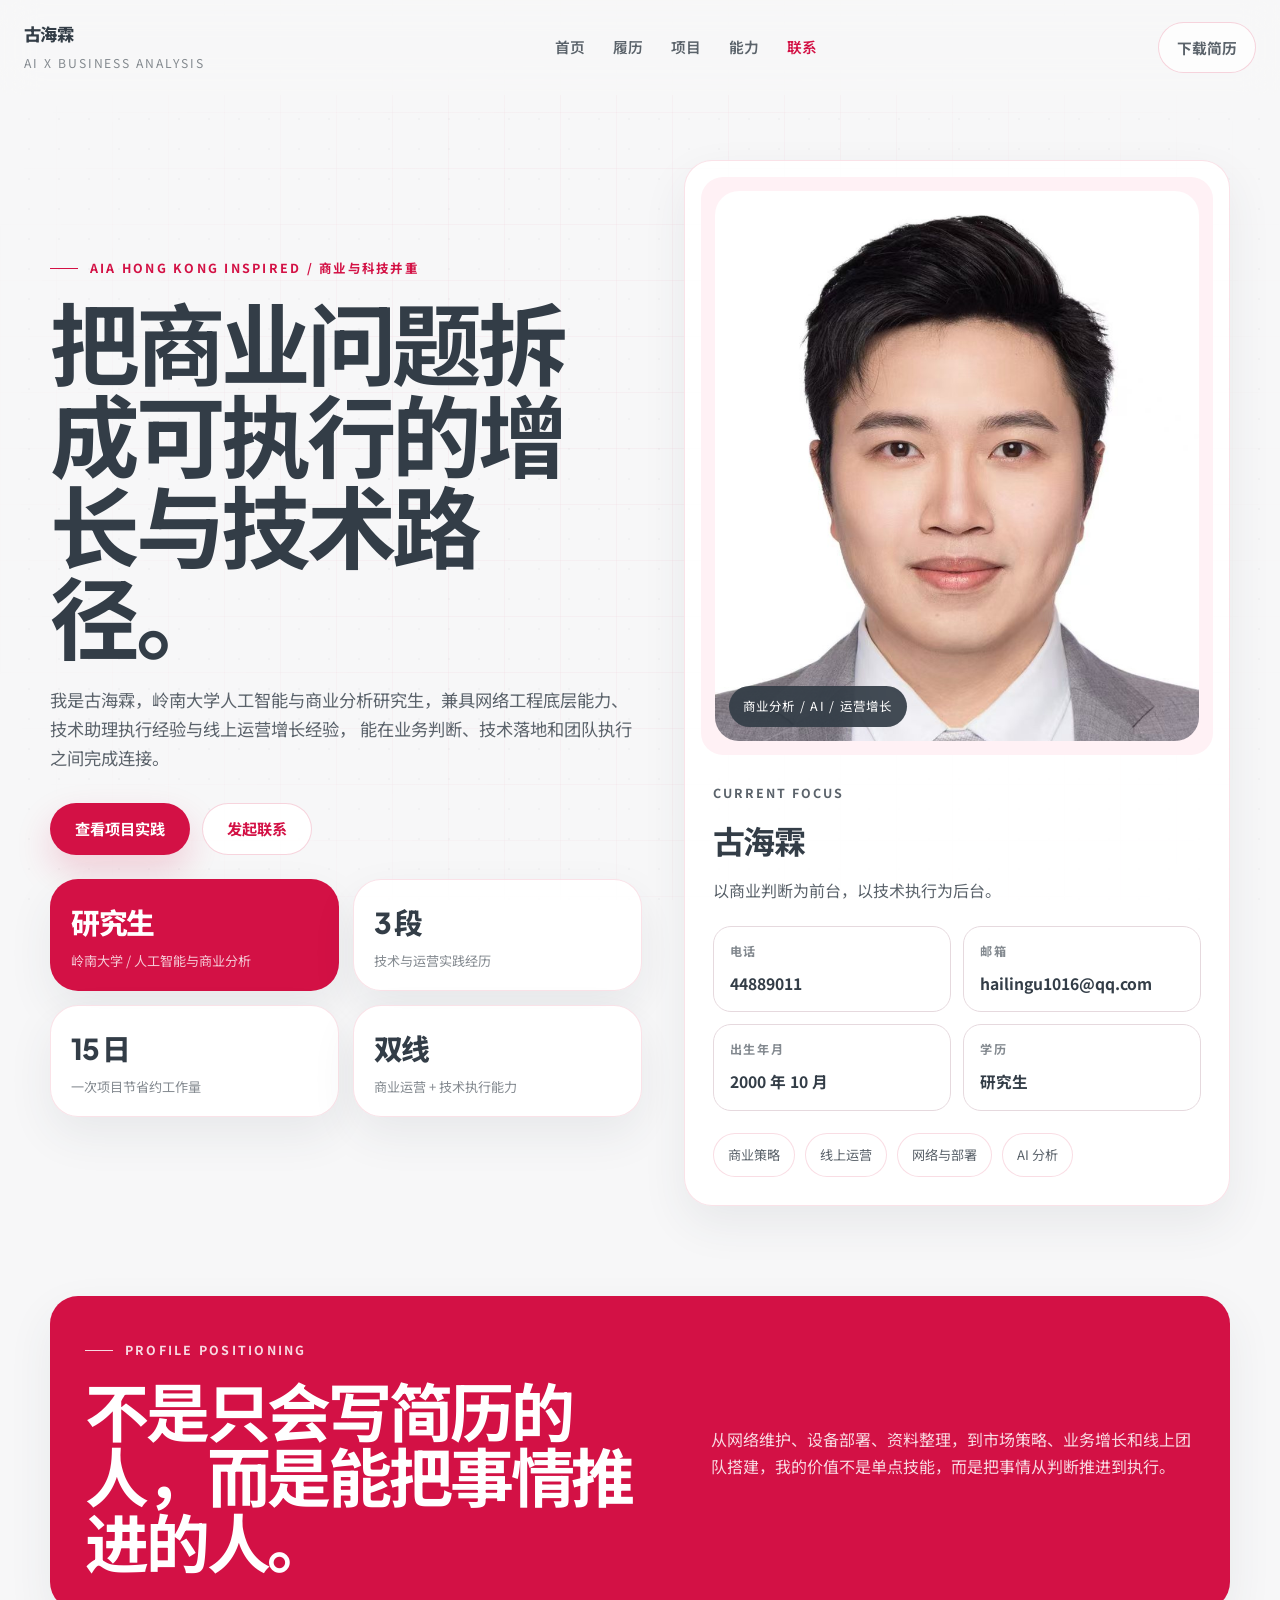
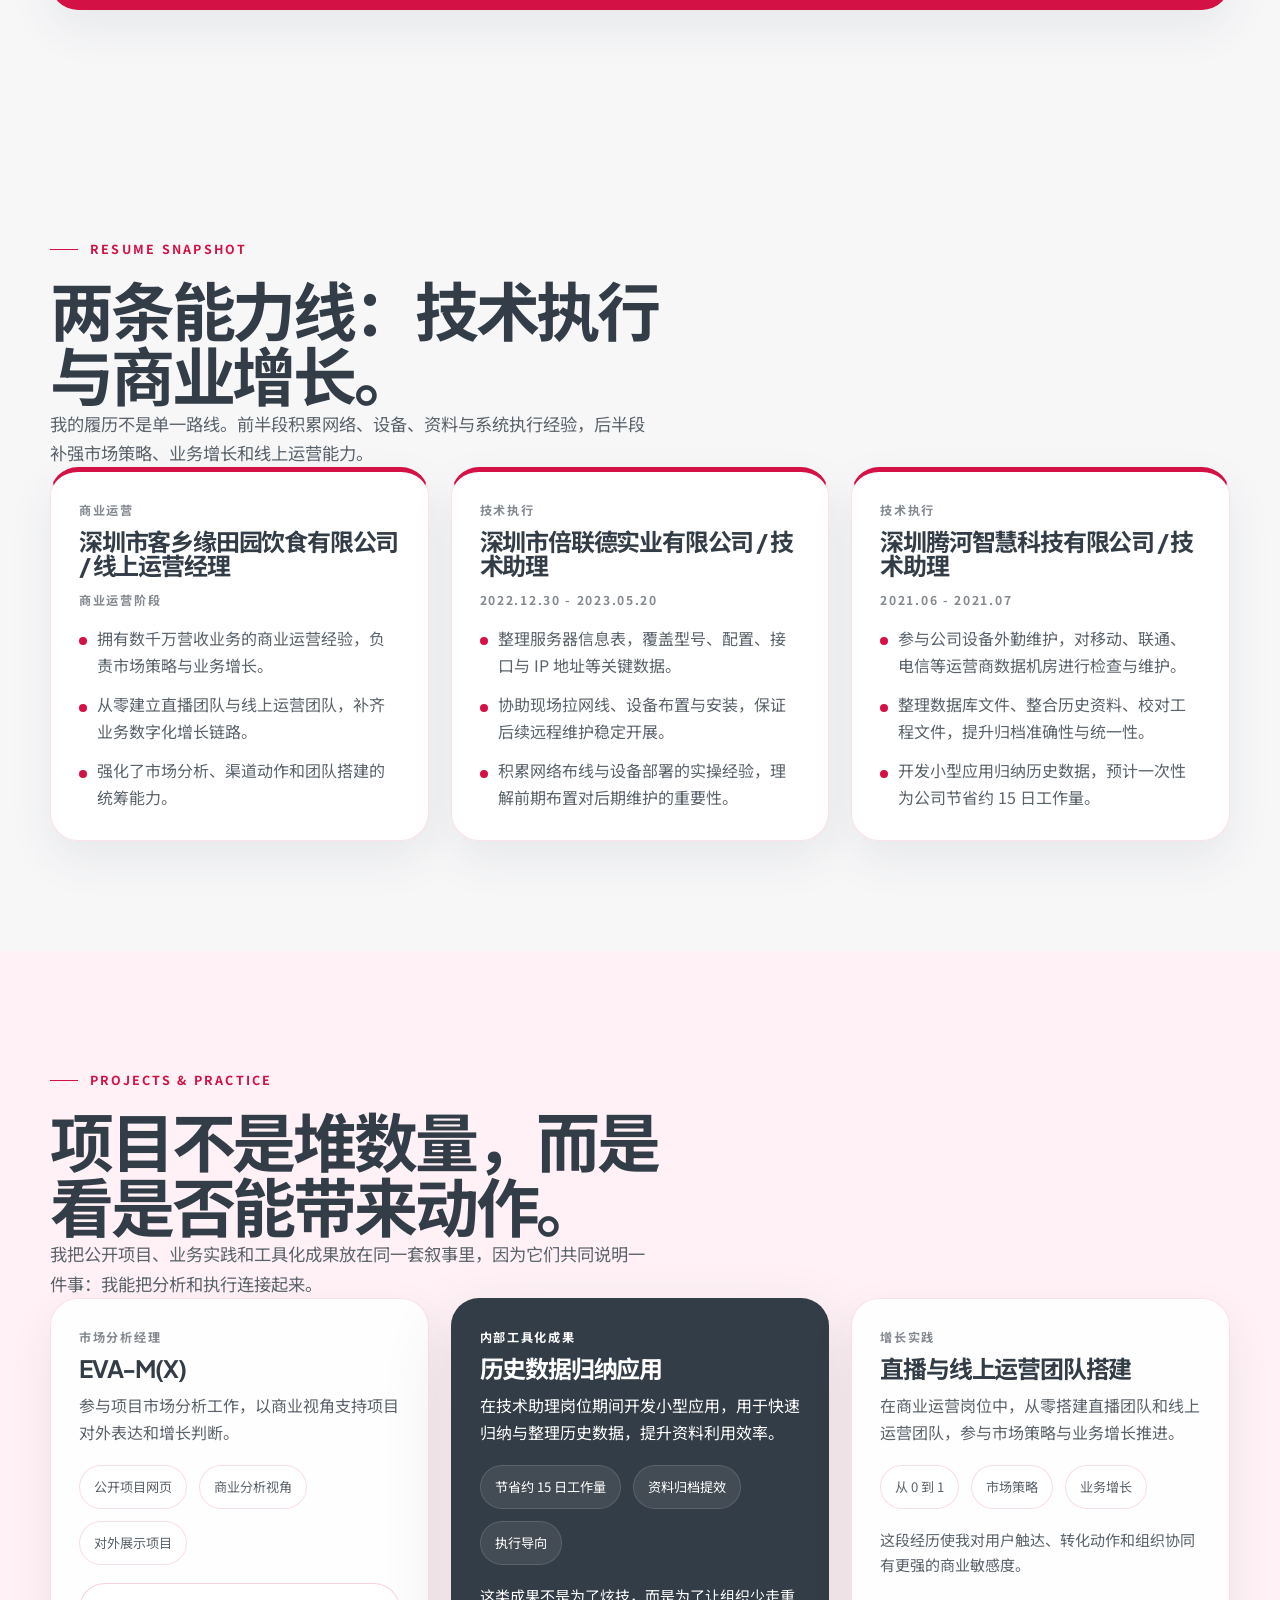
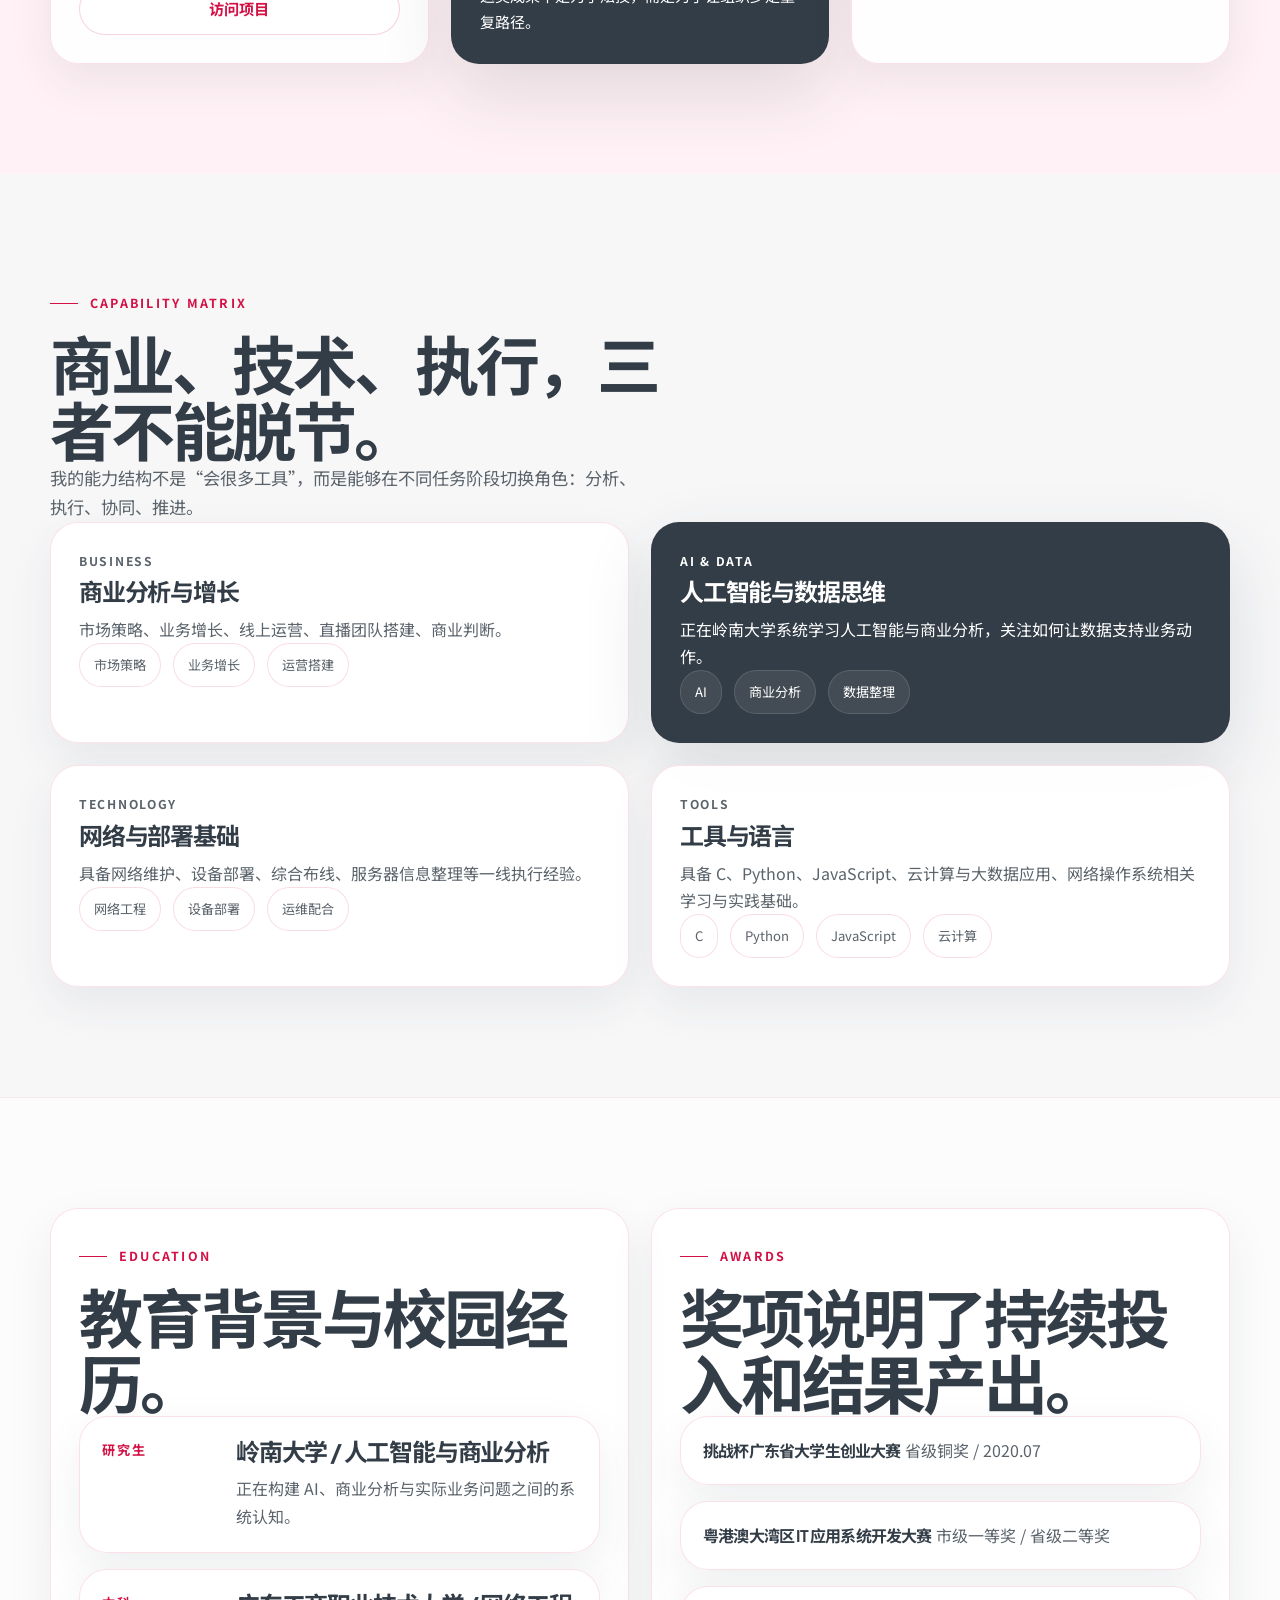
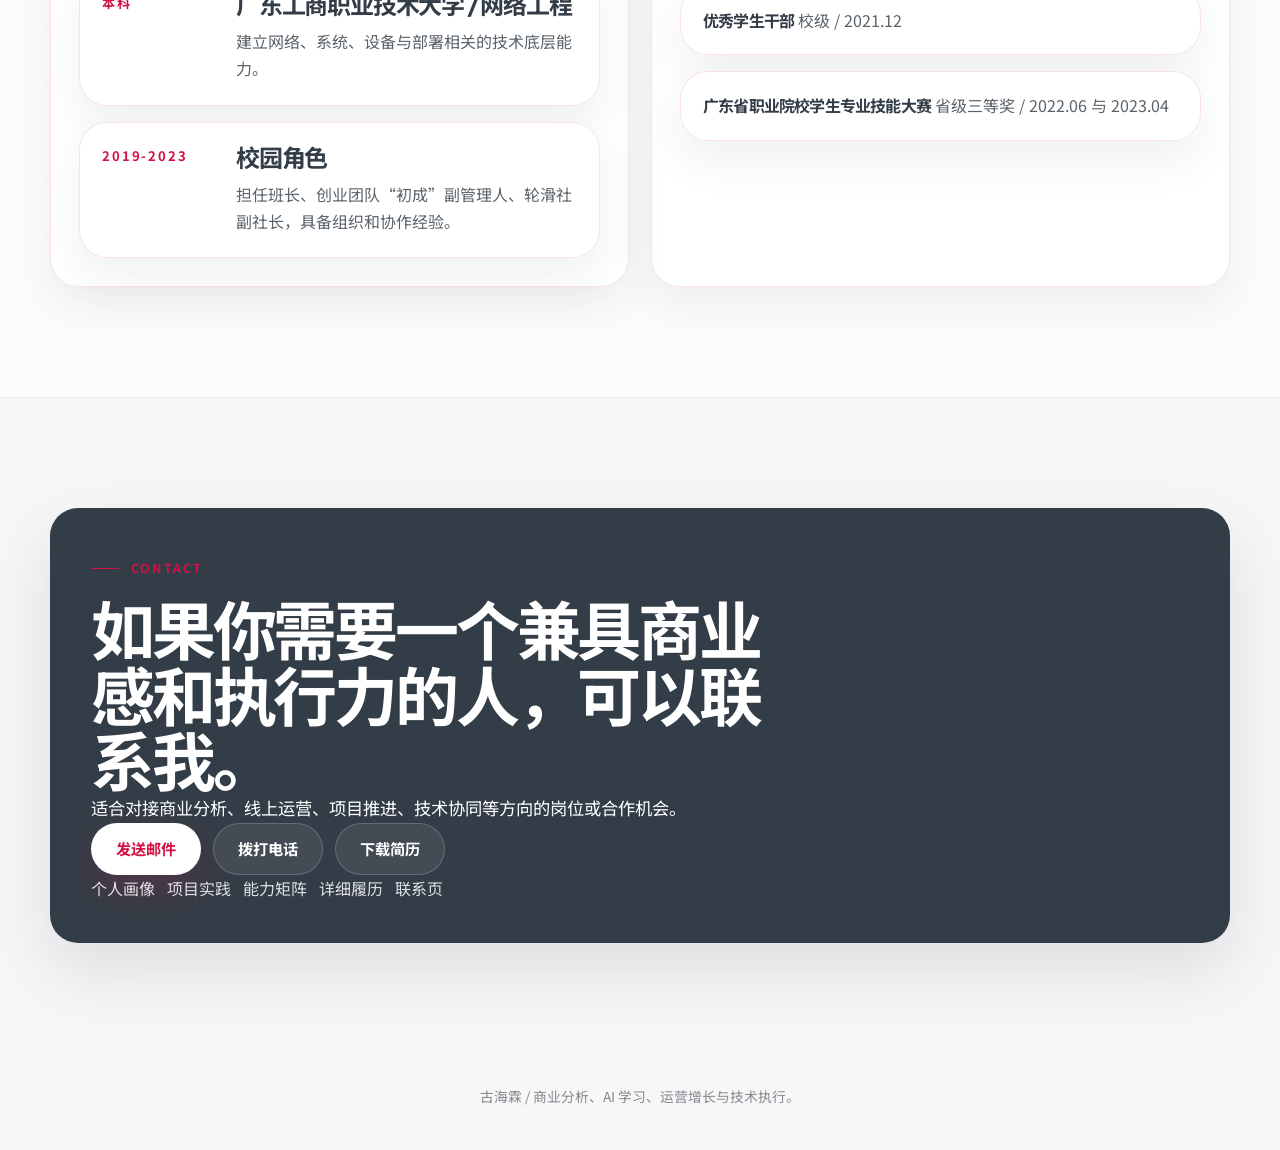
<file: index.html>
<!DOCTYPE html>
<html lang="zh-CN">
<head>
  <meta charset="UTF-8">
  <meta name="viewport" content="width=device-width, initial-scale=1.0">
  <title>古海霖 | AI 与商业分析</title>
  <link rel="stylesheet" href="css/style.css">
</head>
<body>
  <div class="site-grid" aria-hidden="true"></div>
  <div class="site-noise" aria-hidden="true"></div>

  <nav class="navbar">
    <a href="#top" class="nav-logo">
      <span>古海霖</span>
      <span>AI x Business Analysis</span>
    </a>

    <ul class="nav-links">
      <li><a href="#top">首页</a></li>
      <li><a href="#resume">履历</a></li>
      <li><a href="#projects">项目</a></li>
      <li><a href="#capabilities">能力</a></li>
      <li><a href="#contact">联系</a></li>
    </ul>

    <a href="assets/%E5%8F%A4%E6%B5%B7%E9%9C%96%E7%AE%80%E5%8E%862026.pdf" class="nav-cta">下载简历</a>
  </nav>

  <main>
    <section id="top" class="hero">
      <div class="container hero-grid">
        <div class="hero-copy reveal">
          <p class="section-tag">AIA Hong Kong inspired / 商业与科技并重</p>
          <h1 class="hero-title">把商业问题拆成可执行的增长与技术路径。</h1>
          <p class="hero-lead">
            我是古海霖，岭南大学人工智能与商业分析研究生，兼具网络工程底层能力、技术助理执行经验与线上运营增长经验，
            能在业务判断、技术落地和团队执行之间完成连接。
          </p>

          <div class="hero-actions">
            <a href="#projects" class="btn btn-primary">查看项目实践</a>
            <a href="#contact" class="btn btn-secondary">发起联系</a>
          </div>

          <div class="hero-stats stagger">
            <article class="stat-card stat-card-accent">
              <span class="stat-value">研究生</span>
              <span class="stat-label">岭南大学 / 人工智能与商业分析</span>
            </article>
            <article class="stat-card">
              <span class="stat-value">3 段</span>
              <span class="stat-label">技术与运营实践经历</span>
            </article>
            <article class="stat-card">
              <span class="stat-value">15 日</span>
              <span class="stat-label">一次项目节省约工作量</span>
            </article>
            <article class="stat-card">
              <span class="stat-value">双线</span>
              <span class="stat-label">商业运营 + 技术执行能力</span>
            </article>
          </div>
        </div>

        <aside class="hero-profile reveal spotlight-card">
          <div class="profile-photo-shell">
            <img src="assets/profile.jpg" alt="古海霖证件照" class="profile-photo">
            <span class="profile-badge">商业分析 / AI / 运营增长</span>
          </div>

          <div class="profile-panel">
            <div class="profile-heading">
              <p class="profile-overline">Current Focus</p>
              <h2>古海霖</h2>
              <p>以商业判断为前台，以技术执行为后台。</p>
            </div>

            <div class="profile-facts">
              <div>
                <span>电话</span>
                <strong>44889011</strong>
              </div>
              <div>
                <span>邮箱</span>
                <strong>hailingu1016@qq.com</strong>
              </div>
              <div>
                <span>出生年月</span>
                <strong>2000 年 10 月</strong>
              </div>
              <div>
                <span>学历</span>
                <strong>研究生</strong>
              </div>
            </div>

            <div class="profile-ribbon">
              <span>商业策略</span>
              <span>线上运营</span>
              <span>网络与部署</span>
              <span>AI 分析</span>
            </div>
          </div>
        </aside>
      </div>
    </section>

    <section class="section strip-section">
      <div class="container strip-band reveal">
        <div>
          <p class="section-tag">Profile Positioning</p>
          <h2 class="strip-title">不是只会写简历的人，而是能把事情推进的人。</h2>
        </div>
        <p class="strip-copy">
          从网络维护、设备部署、资料整理，到市场策略、业务增长和线上团队搭建，我的价值不是单点技能，而是把事情从判断推进到执行。
        </p>
      </div>
    </section>

    <section id="resume" class="section">
      <div class="container">
        <div class="section-head reveal">
          <p class="section-tag">Resume Snapshot</p>
          <h2 class="section-title">两条能力线：技术执行与商业增长。</h2>
          <p class="section-copy">
            我的履历不是单一路线。前半段积累网络、设备、资料与系统执行经验，后半段补强市场策略、业务增长和线上运营能力。
          </p>
        </div>

        <div class="resume-grid stagger">
          <article class="experience-card">
            <p class="card-tag">商业运营</p>
            <h3>深圳市客乡缘田园饮食有限公司 / 线上运营经理</h3>
            <p class="card-meta">商业运营阶段</p>
            <ul class="bullet-list">
              <li>拥有数千万营收业务的商业运营经验，负责市场策略与业务增长。</li>
              <li>从零建立直播团队与线上运营团队，补齐业务数字化增长链路。</li>
              <li>强化了市场分析、渠道动作和团队搭建的统筹能力。</li>
            </ul>
          </article>

          <article class="experience-card">
            <p class="card-tag">技术执行</p>
            <h3>深圳市倍联德实业有限公司 / 技术助理</h3>
            <p class="card-meta">2022.12.30 - 2023.05.20</p>
            <ul class="bullet-list">
              <li>整理服务器信息表，覆盖型号、配置、接口与 IP 地址等关键数据。</li>
              <li>协助现场拉网线、设备布置与安装，保证后续远程维护稳定开展。</li>
              <li>积累网络布线与设备部署的实操经验，理解前期布置对后期维护的重要性。</li>
            </ul>
          </article>

          <article class="experience-card">
            <p class="card-tag">技术执行</p>
            <h3>深圳腾河智慧科技有限公司 / 技术助理</h3>
            <p class="card-meta">2021.06 - 2021.07</p>
            <ul class="bullet-list">
              <li>参与公司设备外勤维护，对移动、联通、电信等运营商数据机房进行检查与维护。</li>
              <li>整理数据库文件、整合历史资料、校对工程文件，提升归档准确性与统一性。</li>
              <li>开发小型应用归纳历史数据，预计一次性为公司节省约 15 日工作量。</li>
            </ul>
          </article>
        </div>
      </div>
    </section>

    <section id="projects" class="section section-contrast">
      <div class="container">
        <div class="section-head reveal">
          <p class="section-tag">Projects & Practice</p>
          <h2 class="section-title">项目不是堆数量，而是看是否能带来动作。</h2>
          <p class="section-copy">
            我把公开项目、业务实践和工具化成果放在同一套叙事里，因为它们共同说明一件事：我能把分析和执行连接起来。
          </p>
        </div>

        <div class="project-grid">
          <article class="project-feature reveal">
            <div class="project-header">
              <p class="card-tag">市场分析经理</p>
              <h3>EVA-M(X)</h3>
              <p class="project-summary">参与项目市场分析工作，以商业视角支持项目对外表达和增长判断。</p>
            </div>
            <div class="metric-row">
              <span class="metric-pill">公开项目网页</span>
              <span class="metric-pill">商业分析视角</span>
              <span class="metric-pill">对外展示项目</span>
            </div>
            <a href="https://eva-mx.com/" target="_blank" rel="noreferrer" class="btn btn-secondary">访问项目</a>
          </article>

          <article class="project-feature reveal">
            <div class="project-header">
              <p class="card-tag">内部工具化成果</p>
              <h3>历史数据归纳应用</h3>
              <p class="project-summary">在技术助理岗位期间开发小型应用，用于快速归纳与整理历史数据，提升资料利用效率。</p>
            </div>
            <div class="metric-row">
              <span class="metric-pill metric-pill-accent">节省约 15 日工作量</span>
              <span class="metric-pill">资料归档提效</span>
              <span class="metric-pill">执行导向</span>
            </div>
            <div class="project-note">这类成果不是为了炫技，而是为了让组织少走重复路径。</div>
          </article>

          <article class="project-feature reveal">
            <div class="project-header">
              <p class="card-tag">增长实践</p>
              <h3>直播与线上运营团队搭建</h3>
              <p class="project-summary">在商业运营岗位中，从零搭建直播团队和线上运营团队，参与市场策略与业务增长推进。</p>
            </div>
            <div class="metric-row">
              <span class="metric-pill">从 0 到 1</span>
              <span class="metric-pill">市场策略</span>
              <span class="metric-pill">业务增长</span>
            </div>
            <div class="project-note">这段经历使我对用户触达、转化动作和组织协同有更强的商业敏感度。</div>
          </article>
        </div>
      </div>
    </section>

    <section id="capabilities" class="section">
      <div class="container">
        <div class="section-head reveal">
          <p class="section-tag">Capability Matrix</p>
          <h2 class="section-title">商业、技术、执行，三者不能脱节。</h2>
          <p class="section-copy">
            我的能力结构不是“会很多工具”，而是能够在不同任务阶段切换角色：分析、执行、协同、推进。
          </p>
        </div>

        <div class="capability-grid stagger">
          <article class="capability-card">
            <p class="card-tag">Business</p>
            <h3>商业分析与增长</h3>
            <p>市场策略、业务增长、线上运营、直播团队搭建、商业判断。</p>
            <div class="chip-list">
              <span>市场策略</span>
              <span>业务增长</span>
              <span>运营搭建</span>
            </div>
          </article>

          <article class="capability-card capability-card-dark">
            <p class="card-tag">AI & Data</p>
            <h3>人工智能与数据思维</h3>
            <p>正在岭南大学系统学习人工智能与商业分析，关注如何让数据支持业务动作。</p>
            <div class="chip-list">
              <span>AI</span>
              <span>商业分析</span>
              <span>数据整理</span>
            </div>
          </article>

          <article class="capability-card">
            <p class="card-tag">Technology</p>
            <h3>网络与部署基础</h3>
            <p>具备网络维护、设备部署、综合布线、服务器信息整理等一线执行经验。</p>
            <div class="chip-list">
              <span>网络工程</span>
              <span>设备部署</span>
              <span>运维配合</span>
            </div>
          </article>

          <article class="capability-card">
            <p class="card-tag">Tools</p>
            <h3>工具与语言</h3>
            <p>具备 C、Python、JavaScript、云计算与大数据应用、网络操作系统相关学习与实践基础。</p>
            <div class="chip-list">
              <span>C</span>
              <span>Python</span>
              <span>JavaScript</span>
              <span>云计算</span>
            </div>
          </article>
        </div>
      </div>
    </section>

    <section class="section section-soft">
      <div class="container split-layout">
        <div class="panel-block reveal">
          <p class="section-tag">Education</p>
          <h2 class="section-title">教育背景与校园经历。</h2>
          <div class="timeline-list">
            <article class="timeline-card">
              <span class="timeline-time">研究生</span>
              <div>
                <h3>岭南大学 / 人工智能与商业分析</h3>
                <p>正在构建 AI、商业分析与实际业务问题之间的系统认知。</p>
              </div>
            </article>
            <article class="timeline-card">
              <span class="timeline-time">本科</span>
              <div>
                <h3>广东工商职业技术大学 / 网络工程</h3>
                <p>建立网络、系统、设备与部署相关的技术底层能力。</p>
              </div>
            </article>
            <article class="timeline-card">
              <span class="timeline-time">2019-2023</span>
              <div>
                <h3>校园角色</h3>
                <p>担任班长、创业团队“初成”副管理人、轮滑社副社长，具备组织和协作经验。</p>
              </div>
            </article>
          </div>
        </div>

        <div class="panel-block reveal">
          <p class="section-tag">Awards</p>
          <h2 class="section-title">奖项说明了持续投入和结果产出。</h2>
          <div class="award-list">
            <article class="award-item">
              <strong>挑战杯广东省大学生创业大赛</strong>
              <span>省级铜奖 / 2020.07</span>
            </article>
            <article class="award-item">
              <strong>粤港澳大湾区 IT 应用系统开发大赛</strong>
              <span>市级一等奖 / 省级二等奖</span>
            </article>
            <article class="award-item">
              <strong>优秀学生干部</strong>
              <span>校级 / 2021.12</span>
            </article>
            <article class="award-item">
              <strong>广东省职业院校学生专业技能大赛</strong>
              <span>省级三等奖 / 2022.06 与 2023.04</span>
            </article>
          </div>
        </div>
      </div>
    </section>

    <section id="contact" class="section">
      <div class="container">
        <div class="contact-band reveal">
          <div class="contact-band-copy">
            <p class="section-tag">Contact</p>
            <h2 class="section-title">如果你需要一个兼具商业感和执行力的人，可以联系我。</h2>
            <p class="section-copy">
              适合对接商业分析、线上运营、项目推进、技术协同等方向的岗位或合作机会。
            </p>
          </div>

          <div class="contact-actions">
            <a href="mailto:hailingu1016@qq.com" class="btn btn-primary">发送邮件</a>
            <a href="tel:44889011" class="btn btn-secondary">拨打电话</a>
            <a href="assets/%E5%8F%A4%E6%B5%B7%E9%9C%96%E7%AE%80%E5%8E%862026.pdf" class="btn btn-secondary">下载简历</a>
          </div>

          <div class="footer-links">
            <a href="about.html">个人画像</a>
            <a href="projects.html">项目实践</a>
            <a href="skills.html">能力矩阵</a>
            <a href="resume.html">详细履历</a>
            <a href="contact.html">联系页</a>
          </div>
        </div>
      </div>
    </section>
  </main>

  <footer class="footer">
    <p>古海霖 / 商业分析、AI 学习、运营增长与技术执行。</p>
  </footer>

  <script src="js/main.js"></script>
</body>
</html>
</file>
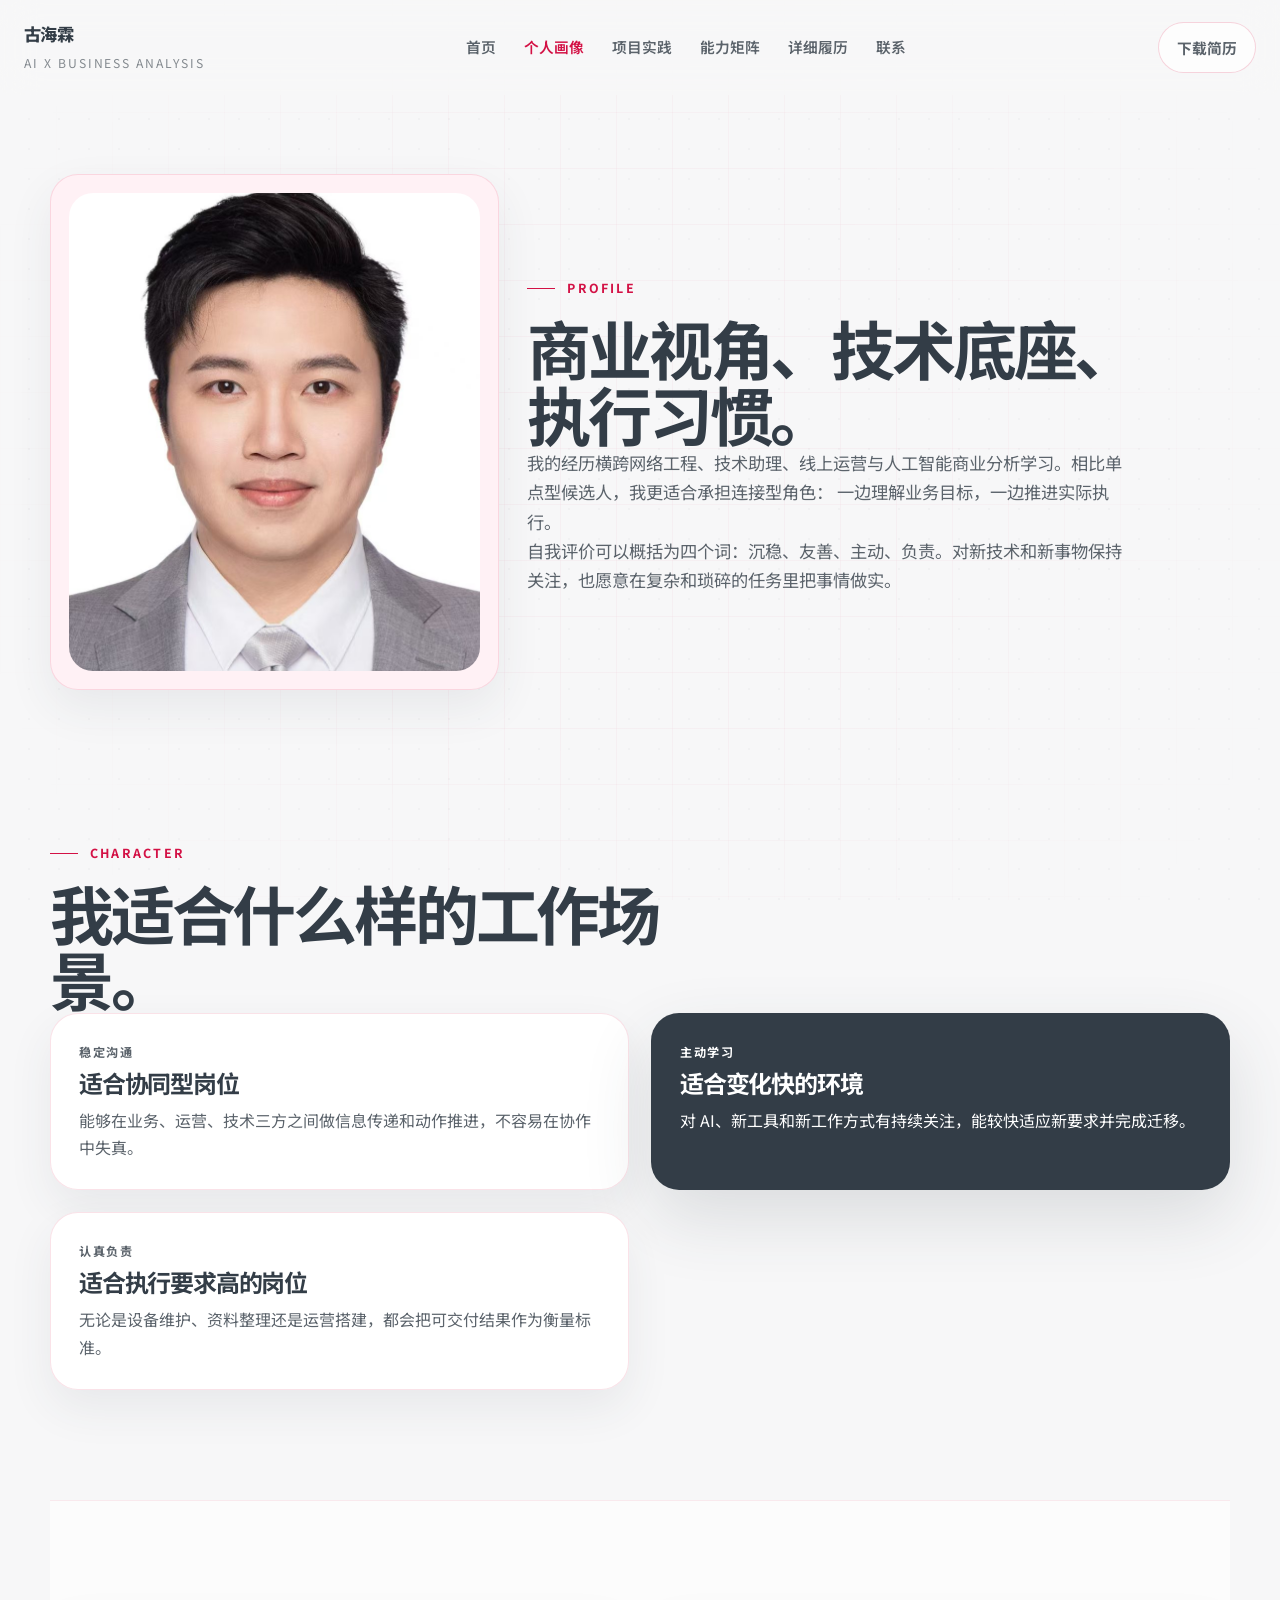
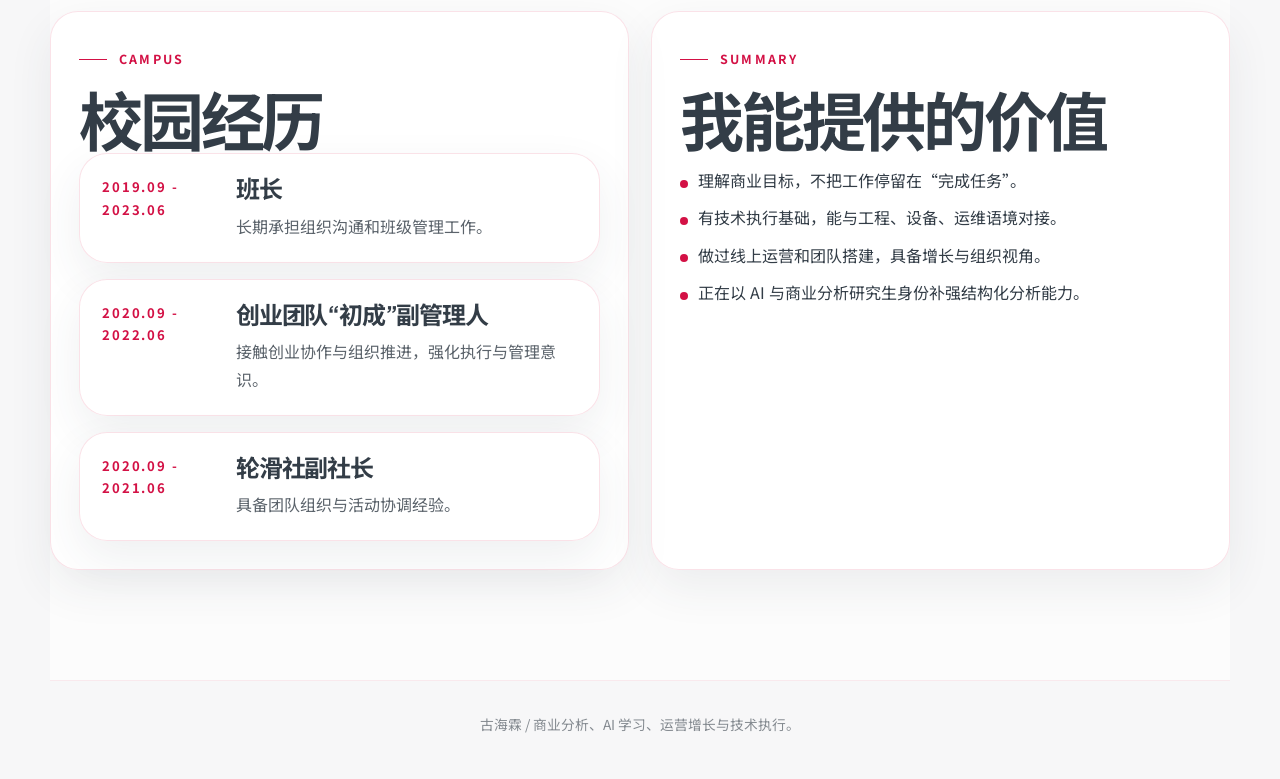
<file: about.html>
<!DOCTYPE html>
<html lang="zh-CN">
<head>
  <meta charset="UTF-8">
  <meta name="viewport" content="width=device-width, initial-scale=1.0">
  <title>个人画像 | 古海霖</title>
  <link rel="stylesheet" href="css/style.css">
</head>
<body>
  <div class="site-grid" aria-hidden="true"></div>
  <div class="site-noise" aria-hidden="true"></div>

  <nav class="navbar">
    <a href="index.html" class="nav-logo">
      <span>古海霖</span>
      <span>AI x Business Analysis</span>
    </a>
    <ul class="nav-links">
      <li><a href="index.html">首页</a></li>
      <li><a href="about.html" class="active">个人画像</a></li>
      <li><a href="projects.html">项目实践</a></li>
      <li><a href="skills.html">能力矩阵</a></li>
      <li><a href="resume.html">详细履历</a></li>
      <li><a href="contact.html">联系</a></li>
    </ul>
    <a href="assets/%E5%8F%A4%E6%B5%B7%E9%9C%96%E7%AE%80%E5%8E%862026.pdf" class="nav-cta">下载简历</a>
  </nav>

  <main class="main-content">
    <div class="container">
      <section class="page-hero page-hero-grid">
        <div class="page-photo-card reveal">
          <img src="assets/profile.jpg" alt="古海霖证件照" class="page-photo">
        </div>

        <div class="page-copy reveal">
          <p class="section-tag">Profile</p>
          <h1 class="page-title">商业视角、技术底座、执行习惯。</h1>
          <p class="page-lead">
            我的经历横跨网络工程、技术助理、线上运营与人工智能商业分析学习。相比单点型候选人，我更适合承担连接型角色：
            一边理解业务目标，一边推进实际执行。
          </p>
          <p class="page-lead">
            自我评价可以概括为四个词：沉稳、友善、主动、负责。对新技术和新事物保持关注，也愿意在复杂和琐碎的任务里把事情做实。
          </p>
        </div>
      </section>

      <section class="section">
        <div class="section-head reveal">
          <p class="section-tag">Character</p>
          <h2 class="section-title">我适合什么样的工作场景。</h2>
        </div>

        <div class="capability-grid stagger">
          <article class="capability-card">
            <p class="card-tag">稳定沟通</p>
            <h3>适合协同型岗位</h3>
            <p>能够在业务、运营、技术三方之间做信息传递和动作推进，不容易在协作中失真。</p>
          </article>
          <article class="capability-card capability-card-dark">
            <p class="card-tag">主动学习</p>
            <h3>适合变化快的环境</h3>
            <p>对 AI、新工具和新工作方式有持续关注，能较快适应新要求并完成迁移。</p>
          </article>
          <article class="capability-card">
            <p class="card-tag">认真负责</p>
            <h3>适合执行要求高的岗位</h3>
            <p>无论是设备维护、资料整理还是运营搭建，都会把可交付结果作为衡量标准。</p>
          </article>
        </div>
      </section>

      <section class="section section-soft">
        <div class="split-layout">
          <div class="panel-block reveal">
            <p class="section-tag">Campus</p>
            <h2 class="section-title">校园经历</h2>
            <div class="timeline-list">
              <article class="timeline-card">
                <span class="timeline-time">2019.09 - 2023.06</span>
                <div>
                  <h3>班长</h3>
                  <p>长期承担组织沟通和班级管理工作。</p>
                </div>
              </article>
              <article class="timeline-card">
                <span class="timeline-time">2020.09 - 2022.06</span>
                <div>
                  <h3>创业团队“初成”副管理人</h3>
                  <p>接触创业协作与组织推进，强化执行与管理意识。</p>
                </div>
              </article>
              <article class="timeline-card">
                <span class="timeline-time">2020.09 - 2021.06</span>
                <div>
                  <h3>轮滑社副社长</h3>
                  <p>具备团队组织与活动协调经验。</p>
                </div>
              </article>
            </div>
          </div>

          <div class="panel-block reveal">
            <p class="section-tag">Summary</p>
            <h2 class="section-title">我能提供的价值</h2>
            <ul class="bullet-list bullet-list-compact">
              <li>理解商业目标，不把工作停留在“完成任务”。</li>
              <li>有技术执行基础，能与工程、设备、运维语境对接。</li>
              <li>做过线上运营和团队搭建，具备增长与组织视角。</li>
              <li>正在以 AI 与商业分析研究生身份补强结构化分析能力。</li>
            </ul>
          </div>
        </div>
      </section>
    </div>
  </main>

  <footer class="footer">
    <p>古海霖 / 商业分析、AI 学习、运营增长与技术执行。</p>
  </footer>

  <script src="js/main.js"></script>
</body>
</html>
</file>
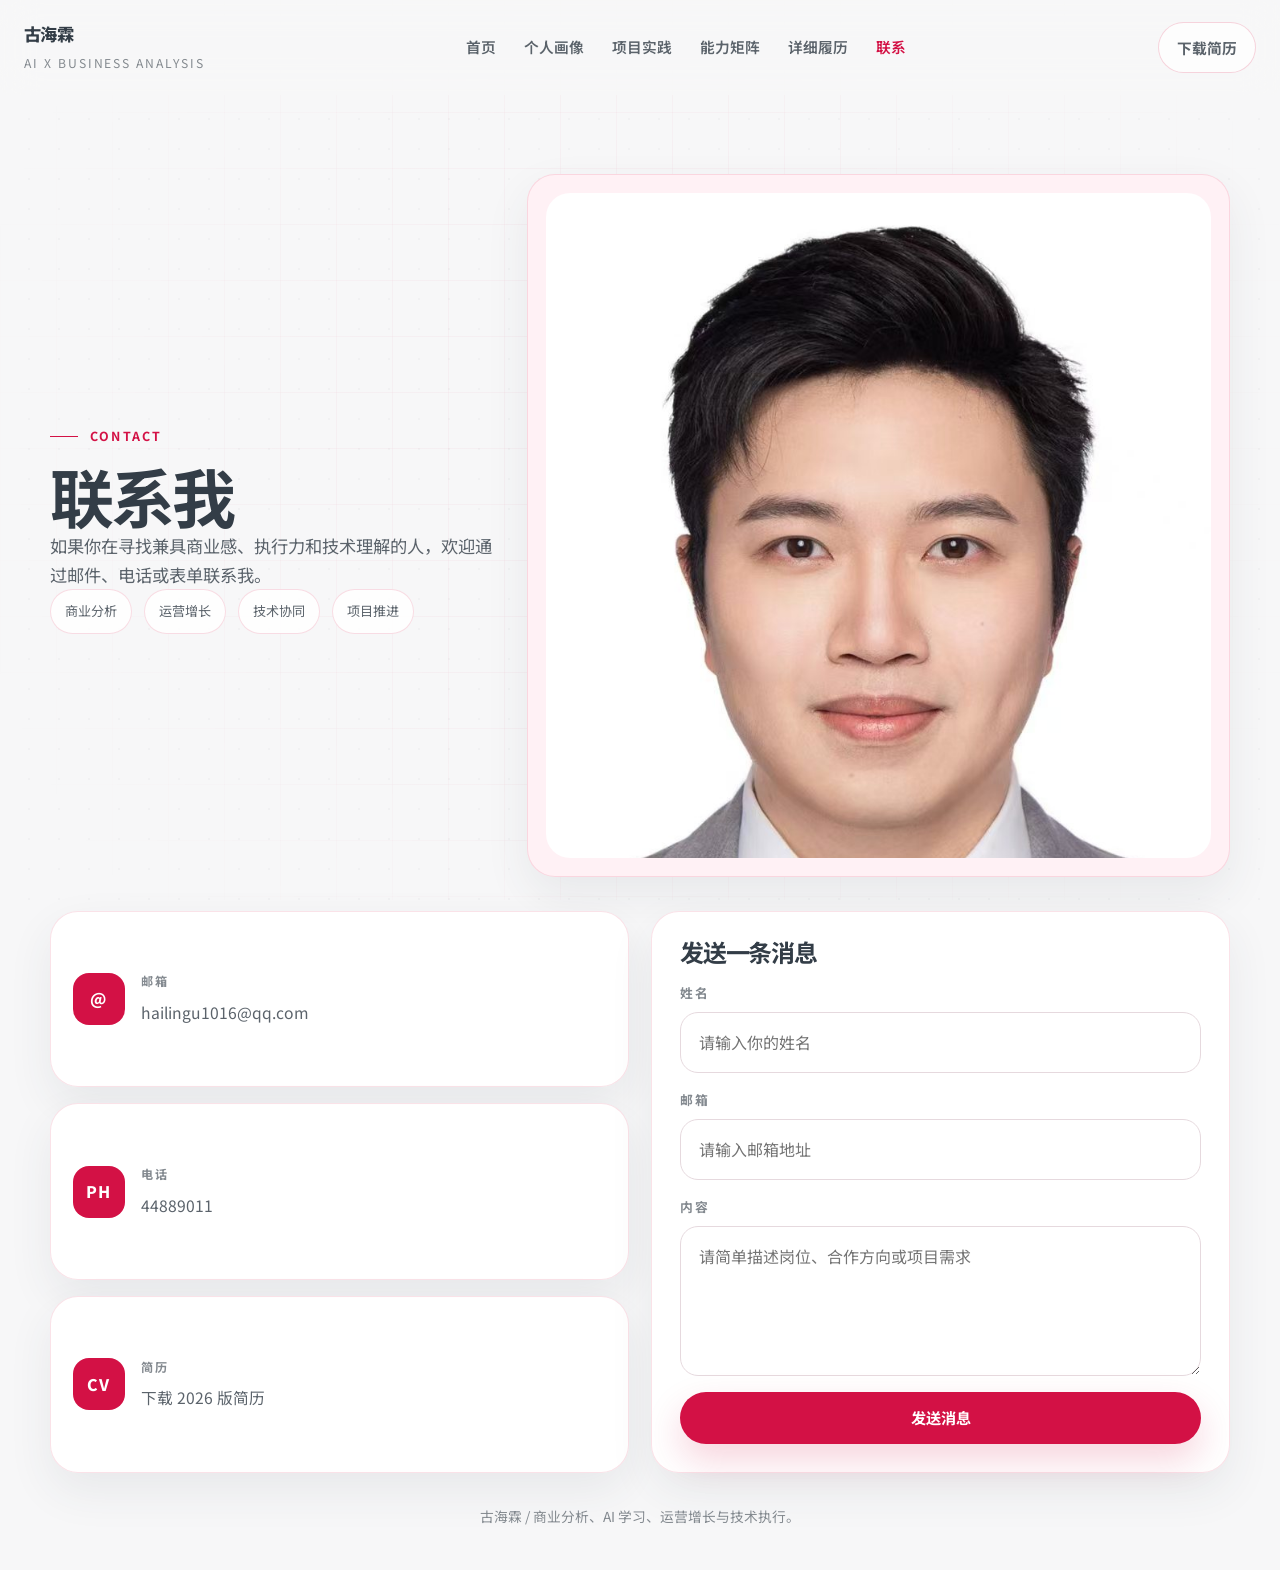
<file: contact.html>
<!DOCTYPE html>
<html lang="zh-CN">
<head>
  <meta charset="UTF-8">
  <meta name="viewport" content="width=device-width, initial-scale=1.0">
  <title>联系我 | 古海霖</title>
  <link rel="stylesheet" href="css/style.css">
</head>
<body>
  <div class="site-grid" aria-hidden="true"></div>
  <div class="site-noise" aria-hidden="true"></div>

  <nav class="navbar">
    <a href="index.html" class="nav-logo">
      <span>古海霖</span>
      <span>AI x Business Analysis</span>
    </a>
    <ul class="nav-links">
      <li><a href="index.html">首页</a></li>
      <li><a href="about.html">个人画像</a></li>
      <li><a href="projects.html">项目实践</a></li>
      <li><a href="skills.html">能力矩阵</a></li>
      <li><a href="resume.html">详细履历</a></li>
      <li><a href="contact.html" class="active">联系</a></li>
    </ul>
    <a href="assets/%E5%8F%A4%E6%B5%B7%E9%9C%96%E7%AE%80%E5%8E%862026.pdf" class="nav-cta">下载简历</a>
  </nav>

  <main class="main-content">
    <div class="container">
      <section class="page-hero page-hero-grid">
        <div class="page-copy reveal">
          <p class="section-tag">Contact</p>
          <h1 class="page-title">联系我</h1>
          <p class="page-lead">
            如果你在寻找兼具商业感、执行力和技术理解的人，欢迎通过邮件、电话或表单联系我。
          </p>
          <div class="chip-list">
            <span>商业分析</span>
            <span>运营增长</span>
            <span>技术协同</span>
            <span>项目推进</span>
          </div>
        </div>

        <div class="contact-photo-card reveal">
          <img src="assets/profile.jpg" alt="古海霖证件照" class="contact-photo">
        </div>
      </section>

      <section class="contact-layout">
        <div class="contact-stack stagger-children">
          <a href="mailto:hailingu1016@qq.com" class="contact-card">
            <div class="contact-icon">@</div>
            <div>
              <div class="contact-label">邮箱</div>
              <div class="contact-value">hailingu1016@qq.com</div>
            </div>
          </a>

          <a href="tel:44889011" class="contact-card">
            <div class="contact-icon">PH</div>
            <div>
              <div class="contact-label">电话</div>
              <div class="contact-value">44889011</div>
            </div>
          </a>

          <a href="assets/%E5%8F%A4%E6%B5%B7%E9%9C%96%E7%AE%80%E5%8E%862026.pdf" class="contact-card">
            <div class="contact-icon">CV</div>
            <div>
              <div class="contact-label">简历</div>
              <div class="contact-value">下载 2026 版简历</div>
            </div>
          </a>
        </div>

        <div class="contact-form-card reveal">
          <h3>发送一条消息</h3>
          <form class="contact-form" id="contactForm">
            <div class="form-group">
              <label for="name">姓名</label>
              <input type="text" id="name" name="name" placeholder="请输入你的姓名" required>
            </div>

            <div class="form-group">
              <label for="email">邮箱</label>
              <input type="email" id="email" name="email" placeholder="请输入邮箱地址" required>
            </div>

            <div class="form-group">
              <label for="message">内容</label>
              <textarea id="message" name="message" placeholder="请简单描述岗位、合作方向或项目需求" required></textarea>
            </div>

            <button type="submit" class="btn btn-primary form-submit">发送消息</button>
          </form>
        </div>
      </section>
    </div>
  </main>

  <footer class="footer">
    <p>古海霖 / 商业分析、AI 学习、运营增长与技术执行。</p>
  </footer>

  <script src="js/main.js"></script>
</body>
</html>
</file>
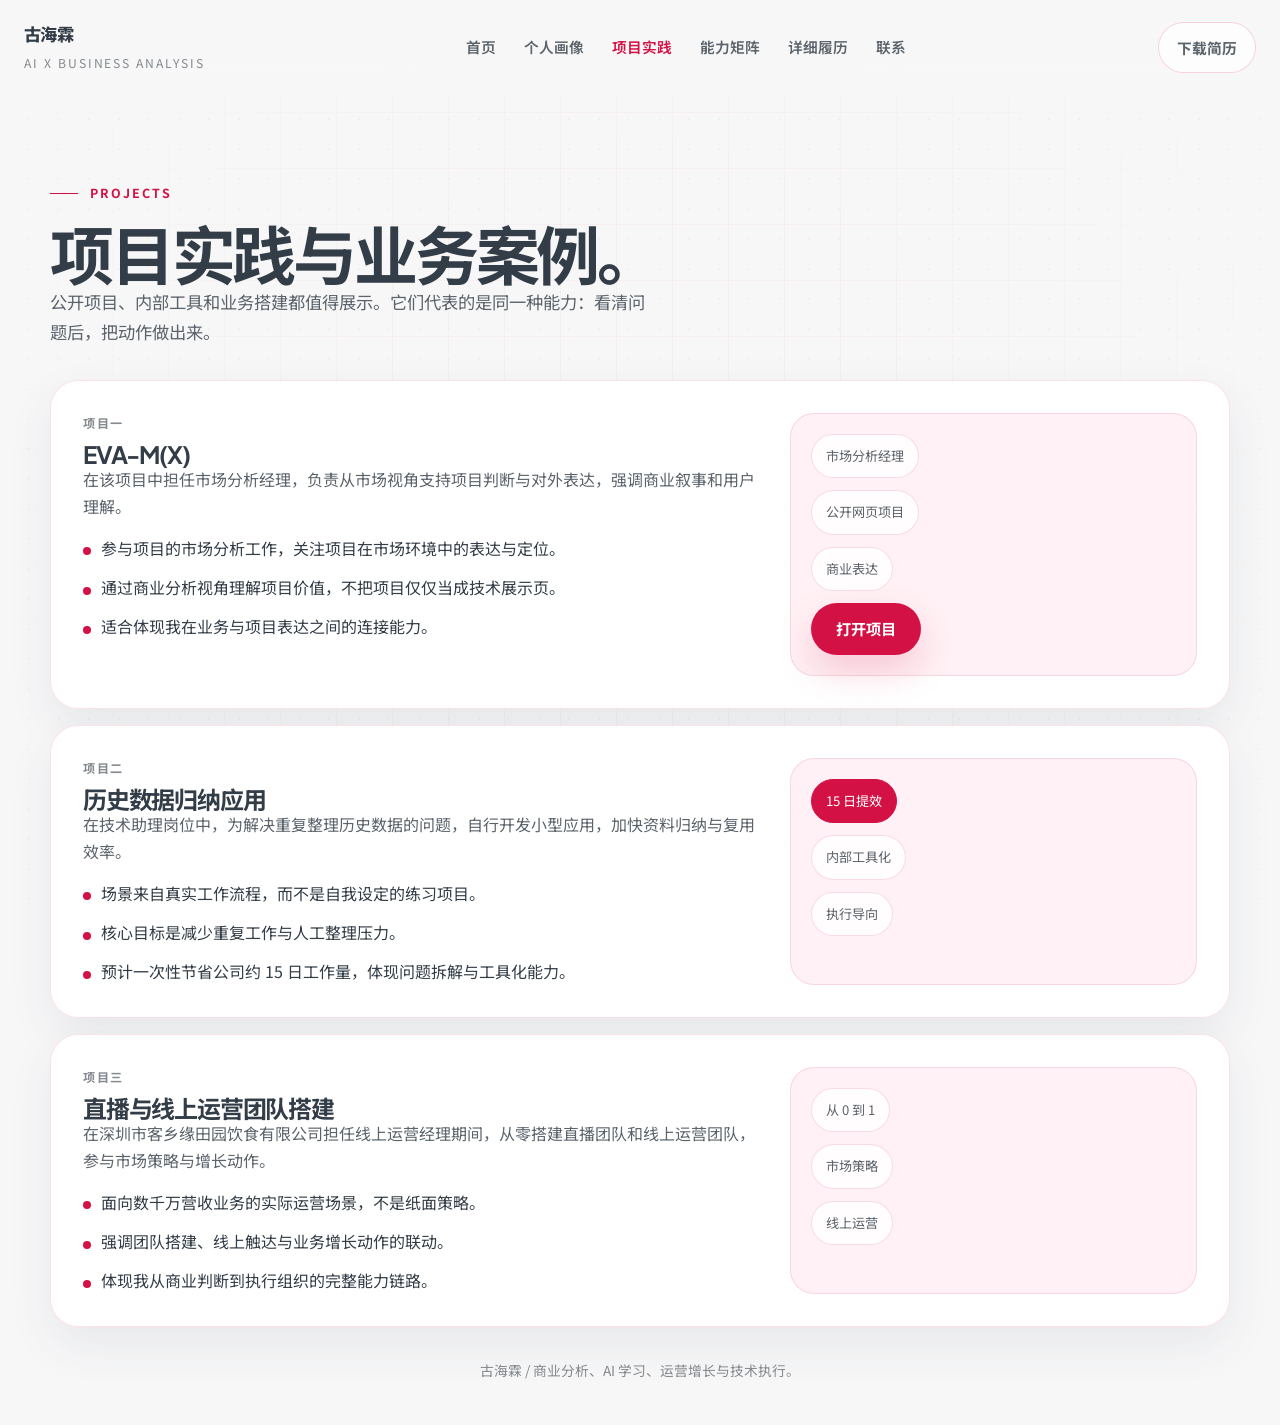
<file: projects.html>
<!DOCTYPE html>
<html lang="zh-CN">
<head>
  <meta charset="UTF-8">
  <meta name="viewport" content="width=device-width, initial-scale=1.0">
  <title>项目实践 | 古海霖</title>
  <link rel="stylesheet" href="css/style.css">
</head>
<body>
  <div class="site-grid" aria-hidden="true"></div>
  <div class="site-noise" aria-hidden="true"></div>

  <nav class="navbar">
    <a href="index.html" class="nav-logo">
      <span>古海霖</span>
      <span>AI x Business Analysis</span>
    </a>
    <ul class="nav-links">
      <li><a href="index.html">首页</a></li>
      <li><a href="about.html">个人画像</a></li>
      <li><a href="projects.html" class="active">项目实践</a></li>
      <li><a href="skills.html">能力矩阵</a></li>
      <li><a href="resume.html">详细履历</a></li>
      <li><a href="contact.html">联系</a></li>
    </ul>
    <a href="assets/%E5%8F%A4%E6%B5%B7%E9%9C%96%E7%AE%80%E5%8E%862026.pdf" class="nav-cta">下载简历</a>
  </nav>

  <main class="main-content">
    <div class="container">
      <section class="page-hero">
        <div class="page-copy reveal">
          <p class="section-tag">Projects</p>
          <h1 class="page-title">项目实践与业务案例。</h1>
          <p class="page-lead">
            公开项目、内部工具和业务搭建都值得展示。它们代表的是同一种能力：看清问题后，把动作做出来。
          </p>
        </div>
      </section>

      <section class="project-stack">
        <article class="project-detail reveal">
          <div class="project-detail-main">
            <p class="card-tag">项目一</p>
            <h2>EVA-M(X)</h2>
            <p class="project-summary">
              在该项目中担任市场分析经理，负责从市场视角支持项目判断与对外表达，强调商业叙事和用户理解。
            </p>
            <ul class="bullet-list">
              <li>参与项目的市场分析工作，关注项目在市场环境中的表达与定位。</li>
              <li>通过商业分析视角理解项目价值，不把项目仅仅当成技术展示页。</li>
              <li>适合体现我在业务与项目表达之间的连接能力。</li>
            </ul>
          </div>
          <aside class="project-detail-side">
            <span class="metric-pill">市场分析经理</span>
            <span class="metric-pill">公开网页项目</span>
            <span class="metric-pill">商业表达</span>
            <a href="https://eva-mx.com/" target="_blank" rel="noreferrer" class="btn btn-primary">打开项目</a>
          </aside>
        </article>

        <article class="project-detail reveal">
          <div class="project-detail-main">
            <p class="card-tag">项目二</p>
            <h2>历史数据归纳应用</h2>
            <p class="project-summary">
              在技术助理岗位中，为解决重复整理历史数据的问题，自行开发小型应用，加快资料归纳与复用效率。
            </p>
            <ul class="bullet-list">
              <li>场景来自真实工作流程，而不是自我设定的练习项目。</li>
              <li>核心目标是减少重复工作与人工整理压力。</li>
              <li>预计一次性节省公司约 15 日工作量，体现问题拆解与工具化能力。</li>
            </ul>
          </div>
          <aside class="project-detail-side">
            <span class="metric-pill metric-pill-accent">15 日提效</span>
            <span class="metric-pill">内部工具化</span>
            <span class="metric-pill">执行导向</span>
          </aside>
        </article>

        <article class="project-detail reveal">
          <div class="project-detail-main">
            <p class="card-tag">项目三</p>
            <h2>直播与线上运营团队搭建</h2>
            <p class="project-summary">
              在深圳市客乡缘田园饮食有限公司担任线上运营经理期间，从零搭建直播团队和线上运营团队，参与市场策略与增长动作。
            </p>
            <ul class="bullet-list">
              <li>面向数千万营收业务的实际运营场景，不是纸面策略。</li>
              <li>强调团队搭建、线上触达与业务增长动作的联动。</li>
              <li>体现我从商业判断到执行组织的完整能力链路。</li>
            </ul>
          </div>
          <aside class="project-detail-side">
            <span class="metric-pill">从 0 到 1</span>
            <span class="metric-pill">市场策略</span>
            <span class="metric-pill">线上运营</span>
          </aside>
        </article>
      </section>
    </div>
  </main>

  <footer class="footer">
    <p>古海霖 / 商业分析、AI 学习、运营增长与技术执行。</p>
  </footer>

  <script src="js/main.js"></script>
</body>
</html>
</file>
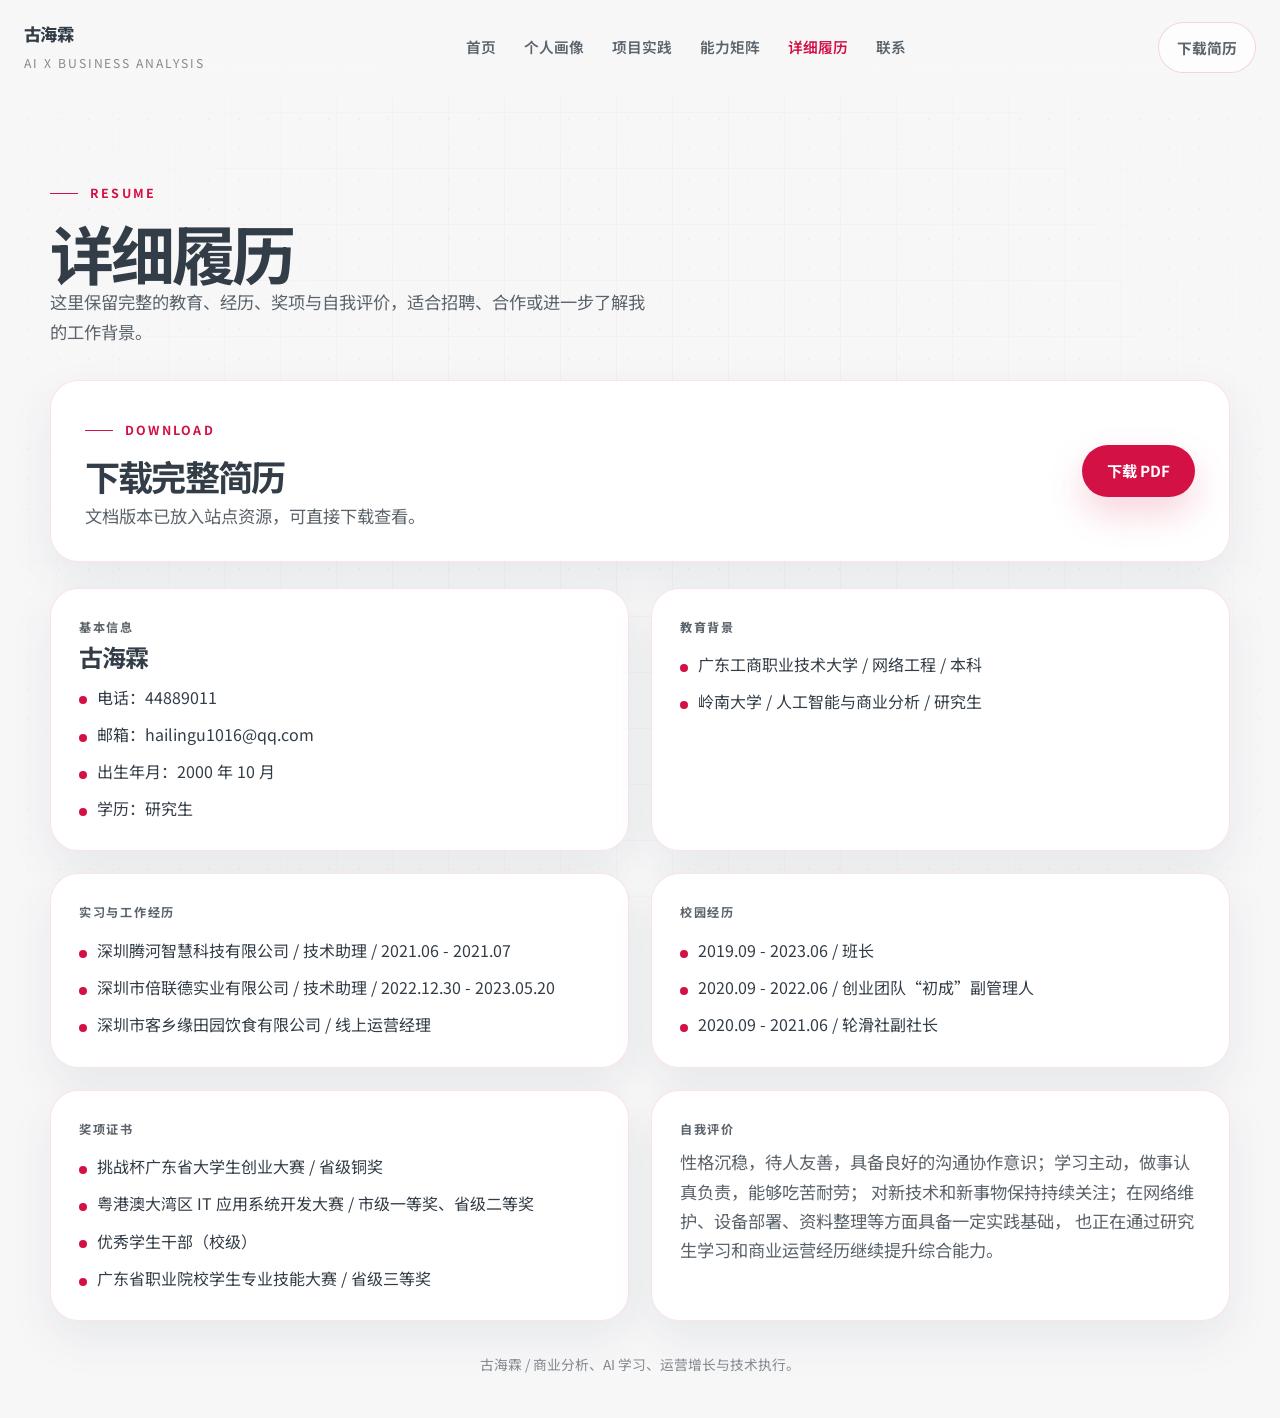
<file: resume.html>
<!DOCTYPE html>
<html lang="zh-CN">
<head>
  <meta charset="UTF-8">
  <meta name="viewport" content="width=device-width, initial-scale=1.0">
  <title>详细履历 | 古海霖</title>
  <link rel="stylesheet" href="css/style.css">
</head>
<body>
  <div class="site-grid" aria-hidden="true"></div>
  <div class="site-noise" aria-hidden="true"></div>

  <nav class="navbar">
    <a href="index.html" class="nav-logo">
      <span>古海霖</span>
      <span>AI x Business Analysis</span>
    </a>
    <ul class="nav-links">
      <li><a href="index.html">首页</a></li>
      <li><a href="about.html">个人画像</a></li>
      <li><a href="projects.html">项目实践</a></li>
      <li><a href="skills.html">能力矩阵</a></li>
      <li><a href="resume.html" class="active">详细履历</a></li>
      <li><a href="contact.html">联系</a></li>
    </ul>
    <a href="assets/%E5%8F%A4%E6%B5%B7%E9%9C%96%E7%AE%80%E5%8E%862026.pdf" class="nav-cta">下载简历</a>
  </nav>

  <main class="main-content">
    <div class="container">
      <section class="page-hero">
        <div class="page-copy reveal">
          <p class="section-tag">Resume</p>
          <h1 class="page-title">详细履历</h1>
          <p class="page-lead">
            这里保留完整的教育、经历、奖项与自我评价，适合招聘、合作或进一步了解我的工作背景。
          </p>
        </div>
      </section>

      <section class="resume-download-card reveal">
        <div>
          <p class="section-tag">Download</p>
          <h2>下载完整简历</h2>
          <p class="page-lead">文档版本已放入站点资源，可直接下载查看。</p>
        </div>
        <a href="assets/%E5%8F%A4%E6%B5%B7%E9%9C%96%E7%AE%80%E5%8E%862026.pdf" class="btn btn-primary">下载 PDF</a>
      </section>

      <section class="resume-sections">
        <article class="resume-section-card reveal">
          <p class="card-tag">基本信息</p>
          <h3>古海霖</h3>
          <ul class="bullet-list bullet-list-compact">
            <li>电话：44889011</li>
            <li>邮箱：hailingu1016@qq.com</li>
            <li>出生年月：2000 年 10 月</li>
            <li>学历：研究生</li>
          </ul>
        </article>

        <article class="resume-section-card reveal">
          <p class="card-tag">教育背景</p>
          <ul class="bullet-list bullet-list-compact">
            <li>广东工商职业技术大学 / 网络工程 / 本科</li>
            <li>岭南大学 / 人工智能与商业分析 / 研究生</li>
          </ul>
        </article>

        <article class="resume-section-card reveal">
          <p class="card-tag">实习与工作经历</p>
          <ul class="bullet-list bullet-list-compact">
            <li>深圳腾河智慧科技有限公司 / 技术助理 / 2021.06 - 2021.07</li>
            <li>深圳市倍联德实业有限公司 / 技术助理 / 2022.12.30 - 2023.05.20</li>
            <li>深圳市客乡缘田园饮食有限公司 / 线上运营经理</li>
          </ul>
        </article>

        <article class="resume-section-card reveal">
          <p class="card-tag">校园经历</p>
          <ul class="bullet-list bullet-list-compact">
            <li>2019.09 - 2023.06 / 班长</li>
            <li>2020.09 - 2022.06 / 创业团队“初成”副管理人</li>
            <li>2020.09 - 2021.06 / 轮滑社副社长</li>
          </ul>
        </article>

        <article class="resume-section-card reveal">
          <p class="card-tag">奖项证书</p>
          <ul class="bullet-list bullet-list-compact">
            <li>挑战杯广东省大学生创业大赛 / 省级铜奖</li>
            <li>粤港澳大湾区 IT 应用系统开发大赛 / 市级一等奖、省级二等奖</li>
            <li>优秀学生干部（校级）</li>
            <li>广东省职业院校学生专业技能大赛 / 省级三等奖</li>
          </ul>
        </article>

        <article class="resume-section-card reveal">
          <p class="card-tag">自我评价</p>
          <p class="page-lead">
            性格沉稳，待人友善，具备良好的沟通协作意识；学习主动，做事认真负责，能够吃苦耐劳；
            对新技术和新事物保持持续关注；在网络维护、设备部署、资料整理等方面具备一定实践基础，
            也正在通过研究生学习和商业运营经历继续提升综合能力。
          </p>
        </article>
      </section>
    </div>
  </main>

  <footer class="footer">
    <p>古海霖 / 商业分析、AI 学习、运营增长与技术执行。</p>
  </footer>

  <script src="js/main.js"></script>
</body>
</html>
</file>
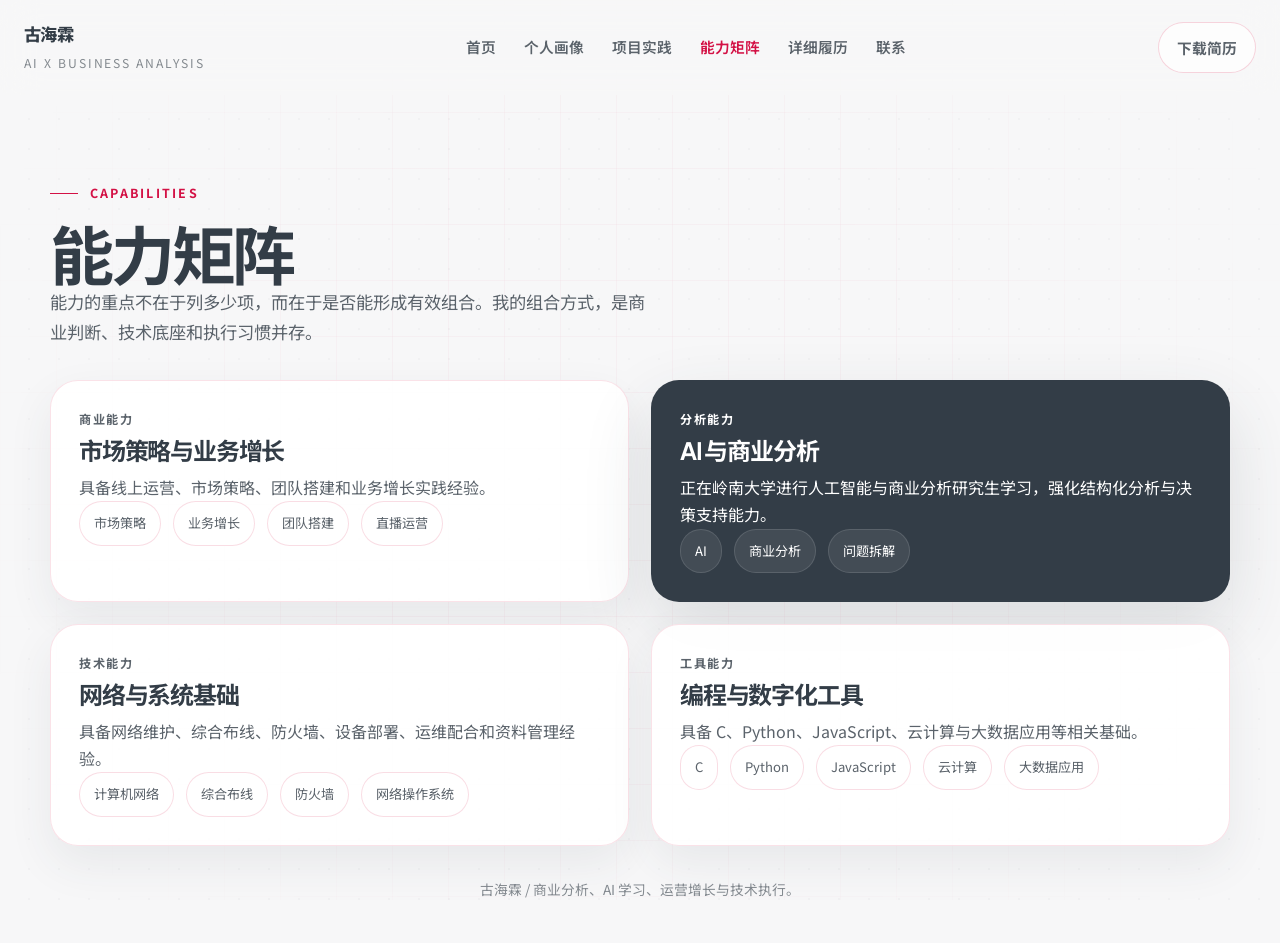
<file: skills.html>
<!DOCTYPE html>
<html lang="zh-CN">
<head>
  <meta charset="UTF-8">
  <meta name="viewport" content="width=device-width, initial-scale=1.0">
  <title>能力矩阵 | 古海霖</title>
  <link rel="stylesheet" href="css/style.css">
</head>
<body>
  <div class="site-grid" aria-hidden="true"></div>
  <div class="site-noise" aria-hidden="true"></div>

  <nav class="navbar">
    <a href="index.html" class="nav-logo">
      <span>古海霖</span>
      <span>AI x Business Analysis</span>
    </a>
    <ul class="nav-links">
      <li><a href="index.html">首页</a></li>
      <li><a href="about.html">个人画像</a></li>
      <li><a href="projects.html">项目实践</a></li>
      <li><a href="skills.html" class="active">能力矩阵</a></li>
      <li><a href="resume.html">详细履历</a></li>
      <li><a href="contact.html">联系</a></li>
    </ul>
    <a href="assets/%E5%8F%A4%E6%B5%B7%E9%9C%96%E7%AE%80%E5%8E%862026.pdf" class="nav-cta">下载简历</a>
  </nav>

  <main class="main-content">
    <div class="container">
      <section class="page-hero">
        <div class="page-copy reveal">
          <p class="section-tag">Capabilities</p>
          <h1 class="page-title">能力矩阵</h1>
          <p class="page-lead">
            能力的重点不在于列多少项，而在于是否能形成有效组合。我的组合方式，是商业判断、技术底座和执行习惯并存。
          </p>
        </div>
      </section>

      <section class="capability-grid stagger">
        <article class="capability-card">
          <p class="card-tag">商业能力</p>
          <h3>市场策略与业务增长</h3>
          <p>具备线上运营、市场策略、团队搭建和业务增长实践经验。</p>
          <div class="chip-list">
            <span>市场策略</span>
            <span>业务增长</span>
            <span>团队搭建</span>
            <span>直播运营</span>
          </div>
        </article>

        <article class="capability-card capability-card-dark">
          <p class="card-tag">分析能力</p>
          <h3>AI 与商业分析</h3>
          <p>正在岭南大学进行人工智能与商业分析研究生学习，强化结构化分析与决策支持能力。</p>
          <div class="chip-list">
            <span>AI</span>
            <span>商业分析</span>
            <span>问题拆解</span>
          </div>
        </article>

        <article class="capability-card">
          <p class="card-tag">技术能力</p>
          <h3>网络与系统基础</h3>
          <p>具备网络维护、综合布线、防火墙、设备部署、运维配合和资料管理经验。</p>
          <div class="chip-list">
            <span>计算机网络</span>
            <span>综合布线</span>
            <span>防火墙</span>
            <span>网络操作系统</span>
          </div>
        </article>

        <article class="capability-card">
          <p class="card-tag">工具能力</p>
          <h3>编程与数字化工具</h3>
          <p>具备 C、Python、JavaScript、云计算与大数据应用等相关基础。</p>
          <div class="chip-list">
            <span>C</span>
            <span>Python</span>
            <span>JavaScript</span>
            <span>云计算</span>
            <span>大数据应用</span>
          </div>
        </article>
      </section>
    </div>
  </main>

  <footer class="footer">
    <p>古海霖 / 商业分析、AI 学习、运营增长与技术执行。</p>
  </footer>

  <script src="js/main.js"></script>
</body>
</html>
</file>
<file: css/style.css>
@import url('https://fonts.googleapis.com/css2?family=Noto+Sans+SC:wght@400;500;700;800&family=Plus+Jakarta+Sans:wght@500;700;800&display=swap');

:root {
  --paper: #f7f7f8;
  --paper-strong: #ffffff;
  --paper-soft: #fff1f5;
  --ink: #333d47;
  --ink-soft: #5b636b;
  --ink-muted: #848a90;
  --brand: #d31145;
  --brand-dark: #a30d36;
  --brand-soft: #f7dbe4;
  --brand-pale: #fff5f7;
  --line: #e6d9de;
  --line-strong: #d6b2be;
  --shadow: 0 18px 45px rgba(51, 61, 71, 0.08);
  --shadow-strong: 0 28px 70px rgba(51, 61, 71, 0.14);
  --radius-xl: 36px;
  --radius-lg: 28px;
  --radius-md: 22px;
  --radius-sm: 16px;
}

* {
  margin: 0;
  padding: 0;
  box-sizing: border-box;
}

html {
  scroll-behavior: smooth;
}

body {
  font-family: 'Noto Sans SC', 'Microsoft YaHei', sans-serif;
  color: var(--ink);
  background: var(--paper);
  line-height: 1.7;
  -webkit-font-smoothing: antialiased;
  overflow-x: hidden;
}

a {
  color: inherit;
}

img {
  display: block;
  max-width: 100%;
}

button,
input,
textarea {
  font: inherit;
}

.site-grid,
.site-noise {
  position: fixed;
  inset: 0;
  pointer-events: none;
}

.site-grid {
  z-index: -2;
  background-image:
    linear-gradient(rgba(211, 17, 69, 0.06) 1px, transparent 1px),
    linear-gradient(90deg, rgba(211, 17, 69, 0.06) 1px, transparent 1px);
  background-size: 56px 56px;
  mask-image: radial-gradient(circle at center, black 38%, transparent 92%);
  opacity: 0.55;
}

.site-noise {
  z-index: -1;
  background-image:
    radial-gradient(rgba(211, 17, 69, 0.08) 0.7px, transparent 0.7px),
    radial-gradient(rgba(51, 61, 71, 0.05) 0.8px, transparent 0.8px);
  background-size: 22px 22px, 30px 30px;
  background-position: 0 0, 14px 14px;
  opacity: 0.55;
}

.container {
  width: min(1180px, calc(100% - 48px));
  margin: 0 auto;
}

.section {
  padding: 110px 0;
}

.section-soft {
  background: rgba(255, 255, 255, 0.58);
  border-top: 1px solid rgba(211, 17, 69, 0.08);
  border-bottom: 1px solid rgba(211, 17, 69, 0.08);
}

.section-contrast {
  background: var(--paper-soft);
}

.strip-section {
  padding-top: 0;
}

.section-head,
.page-copy {
  max-width: 820px;
}

.section-tag {
  display: inline-flex;
  align-items: center;
  gap: 12px;
  color: var(--brand);
  font-size: 0.78rem;
  font-weight: 700;
  letter-spacing: 0.18em;
  text-transform: uppercase;
  margin-bottom: 18px;
}

.section-tag::before {
  content: '';
  width: 28px;
  height: 1px;
  background: var(--brand);
}

.hero-title,
.section-title,
.page-title,
.strip-title,
.contact-band .section-title,
.resume-download-card h2,
.experience-card h3,
.project-feature h3,
.project-detail h2,
.capability-card h3,
.timeline-card h3,
.award-item strong,
.resume-section-card h3,
.contact-form-card h3 {
  font-family: 'Plus Jakarta Sans', 'Noto Sans SC', sans-serif;
  letter-spacing: -0.05em;
  line-height: 1.02;
}

.hero-title {
  font-size: clamp(3.2rem, 7vw, 6.6rem);
  max-width: 9ch;
  margin-bottom: 22px;
}

.section-title,
.page-title,
.strip-title {
  font-size: clamp(2.2rem, 5vw, 4.4rem);
  max-width: 14ch;
}

.hero-lead,
.section-copy,
.page-lead,
.strip-copy,
.project-summary,
.project-note,
.experience-card li,
.capability-card p,
.timeline-card p,
.resume-section-card p,
.contact-value,
.contact-label,
.profile-heading p {
  color: var(--ink-soft);
}

.hero-lead,
.section-copy,
.page-lead {
  font-size: 1.08rem;
  max-width: 60ch;
}

.navbar {
  position: fixed;
  top: 0;
  left: 0;
  right: 0;
  z-index: 20;
  display: flex;
  align-items: center;
  justify-content: space-between;
  gap: 24px;
  padding: 20px 24px;
  background: rgba(247, 247, 248, 0.88);
  border-bottom: 1px solid transparent;
  backdrop-filter: blur(18px);
  transition: background 0.25s ease, border-color 0.25s ease, box-shadow 0.25s ease;
}

.navbar.is-scrolled {
  border-color: rgba(211, 17, 69, 0.12);
  box-shadow: 0 10px 30px rgba(51, 61, 71, 0.06);
}

.nav-logo {
  display: inline-flex;
  flex-direction: column;
  gap: 4px;
  text-decoration: none;
  min-width: 190px;
}

.nav-logo span:first-child {
  font-family: 'Plus Jakarta Sans', 'Noto Sans SC', sans-serif;
  font-weight: 800;
  font-size: 1.08rem;
  letter-spacing: -0.04em;
}

.nav-logo span:last-child {
  color: var(--ink-muted);
  font-size: 0.76rem;
  letter-spacing: 0.16em;
  text-transform: uppercase;
}

.nav-links {
  display: flex;
  align-items: center;
  gap: 28px;
  list-style: none;
}

.nav-links a,
.nav-cta {
  text-decoration: none;
  font-size: 0.92rem;
  color: var(--ink-soft);
  transition: color 0.2s ease, border-color 0.2s ease, background 0.2s ease;
}

.nav-links a {
  font-weight: 600;
}

.nav-links a:hover,
.nav-links a.active,
.nav-cta:hover {
  color: var(--brand);
}

.nav-cta {
  padding: 12px 18px;
  border-radius: 999px;
  border: 1px solid rgba(211, 17, 69, 0.18);
  background: rgba(255, 255, 255, 0.76);
  font-weight: 700;
}

.main-content {
  padding-top: 120px;
}

.hero {
  min-height: 100vh;
  display: flex;
  align-items: center;
  padding: 160px 0 90px;
}

.hero-grid {
  display: grid;
  grid-template-columns: minmax(0, 1.04fr) minmax(380px, 0.96fr);
  gap: 42px;
  align-items: center;
}

.hero-actions,
.contact-actions,
.metric-row,
.chip-list,
.footer-links {
  display: flex;
  flex-wrap: wrap;
  gap: 12px;
}

.hero-actions {
  margin: 30px 0 24px;
}

.btn {
  display: inline-flex;
  align-items: center;
  justify-content: center;
  min-height: 52px;
  padding: 0 24px;
  border-radius: 999px;
  border: 1px solid transparent;
  text-decoration: none;
  font-weight: 700;
  font-size: 0.95rem;
  transition: transform 0.2s ease, background 0.2s ease, color 0.2s ease, border-color 0.2s ease;
}

.btn:hover {
  transform: translateY(-1px);
}

.btn-primary {
  color: #ffffff;
  background: var(--brand);
  box-shadow: 0 16px 36px rgba(211, 17, 69, 0.18);
}

.btn-primary:hover {
  background: var(--brand-dark);
}

.btn-secondary {
  color: var(--brand);
  background: rgba(255, 255, 255, 0.9);
  border-color: rgba(211, 17, 69, 0.18);
}

.btn-secondary:hover {
  background: var(--brand-pale);
}

.hero-stats {
  display: grid;
  grid-template-columns: repeat(2, minmax(0, 1fr));
  gap: 14px;
}

.stat-card,
.hero-profile,
.strip-band,
.experience-card,
.project-feature,
.capability-card,
.panel-block,
.timeline-card,
.award-item,
.contact-band,
.page-photo-card,
.contact-photo-card,
.project-detail,
.resume-download-card,
.resume-section-card,
.contact-card,
.contact-form-card {
  background: rgba(255, 255, 255, 0.9);
  border: 1px solid rgba(211, 17, 69, 0.12);
  box-shadow: var(--shadow);
  border-radius: var(--radius-lg);
}

.stat-card {
  padding: 18px 20px;
  min-height: 112px;
  display: flex;
  flex-direction: column;
  justify-content: space-between;
}

.stat-card-accent {
  background: var(--brand);
  color: #ffffff;
}

.stat-value {
  font-family: 'Plus Jakarta Sans', 'Noto Sans SC', sans-serif;
  font-size: 1.8rem;
  font-weight: 800;
  letter-spacing: -0.05em;
}

.stat-label {
  font-size: 0.82rem;
  color: var(--ink-muted);
}

.stat-card-accent .stat-label {
  color: rgba(255, 255, 255, 0.78);
}

.hero-profile {
  padding: 16px;
  position: relative;
  overflow: hidden;
}

.spotlight-card {
  --pointer-x: 50%;
  --pointer-y: 50%;
}

.spotlight-card::before {
  content: '';
  position: absolute;
  inset: 0;
  background: radial-gradient(circle at var(--pointer-x) var(--pointer-y), rgba(211, 17, 69, 0.12), transparent 40%);
  opacity: 0;
  transition: opacity 0.25s ease;
  pointer-events: none;
}

.spotlight-card:hover::before {
  opacity: 1;
}

.profile-photo-shell {
  position: relative;
  background: var(--paper-soft);
  border-radius: calc(var(--radius-lg) - 6px);
  padding: 14px;
  margin-bottom: 16px;
}

.profile-photo {
  width: 100%;
  aspect-ratio: 0.88;
  object-fit: cover;
  object-position: center top;
  border-radius: 24px;
}

.profile-badge {
  position: absolute;
  left: 28px;
  bottom: 28px;
  padding: 10px 14px;
  border-radius: 999px;
  background: rgba(51, 61, 71, 0.92);
  color: #ffffff;
  font-size: 0.78rem;
  letter-spacing: 0.1em;
  text-transform: uppercase;
}

.profile-panel {
  padding: 12px;
}

.profile-overline {
  color: var(--brand);
  font-size: 0.78rem;
  font-weight: 700;
  letter-spacing: 0.16em;
  text-transform: uppercase;
  margin-bottom: 10px;
}

.profile-heading h2 {
  font-family: 'Plus Jakarta Sans', 'Noto Sans SC', sans-serif;
  font-size: 2rem;
  margin-bottom: 8px;
  letter-spacing: -0.05em;
}

.profile-facts {
  display: grid;
  grid-template-columns: repeat(2, minmax(0, 1fr));
  gap: 12px;
  margin: 22px 0;
}

.profile-facts div {
  padding: 14px 16px;
  border-radius: 18px;
  border: 1px solid var(--line);
  background: rgba(255, 255, 255, 0.76);
}

.profile-facts span,
.card-tag,
.card-meta,
.contact-label {
  display: block;
  color: var(--ink-muted);
  font-size: 0.76rem;
  font-weight: 700;
  letter-spacing: 0.14em;
  text-transform: uppercase;
  margin-bottom: 8px;
}

.profile-facts strong,
.contact-value {
  font-size: 0.98rem;
  word-break: break-word;
}

.profile-ribbon span,
.metric-pill,
.chip-list span {
  padding: 10px 14px;
  border-radius: 999px;
  border: 1px solid rgba(211, 17, 69, 0.14);
  background: rgba(255, 255, 255, 0.86);
  font-size: 0.82rem;
  color: var(--ink-soft);
}

.profile-ribbon {
  display: flex;
  flex-wrap: wrap;
  gap: 10px;
}

.strip-band {
  padding: 34px;
  background: var(--brand);
  color: #ffffff;
  display: grid;
  grid-template-columns: minmax(0, 1fr) minmax(0, 0.8fr);
  gap: 22px;
  align-items: center;
}

.strip-band .section-tag,
.strip-band .strip-copy {
  color: rgba(255, 255, 255, 0.84);
}

.strip-band .section-tag::before {
  background: rgba(255, 255, 255, 0.84);
}

.strip-title {
  color: #ffffff;
  max-width: 16ch;
}

.resume-grid,
.project-grid,
.capability-grid,
.split-layout,
.resume-sections,
.contact-layout {
  display: grid;
  gap: 22px;
}

.resume-grid {
  grid-template-columns: repeat(3, minmax(0, 1fr));
}

.project-grid {
  grid-template-columns: repeat(3, minmax(0, 1fr));
}

.capability-grid {
  grid-template-columns: repeat(2, minmax(0, 1fr));
}

.split-layout,
.contact-layout {
  grid-template-columns: repeat(2, minmax(0, 1fr));
}

.experience-card,
.project-feature,
.capability-card,
.panel-block,
.resume-section-card,
.contact-form-card {
  padding: 28px;
}

.experience-card {
  border-top: 5px solid var(--brand);
}

.experience-card h3,
.project-feature h3,
.capability-card h3,
.timeline-card h3,
.resume-section-card h3,
.contact-form-card h3 {
  font-size: 1.5rem;
  margin-bottom: 12px;
}

.card-meta {
  margin-bottom: 14px;
}

.bullet-list {
  list-style: none;
  display: grid;
  gap: 12px;
  margin-top: 14px;
}

.bullet-list li {
  position: relative;
  padding-left: 18px;
}

.bullet-list li::before {
  content: '';
  position: absolute;
  top: 0.8em;
  left: 0;
  width: 8px;
  height: 8px;
  border-radius: 50%;
  background: var(--brand);
}

.bullet-list-compact {
  gap: 10px;
}

.project-feature {
  display: flex;
  flex-direction: column;
  gap: 18px;
  min-height: 320px;
}

.project-grid .project-feature:nth-child(2),
.capability-card-dark,
.contact-band {
  background: var(--ink);
  border-color: rgba(51, 61, 71, 0.1);
  box-shadow: var(--shadow-strong);
}

.project-grid .project-feature:nth-child(2) h3,
.project-grid .project-feature:nth-child(2) .project-summary,
.project-grid .project-feature:nth-child(2) .project-note,
.project-grid .project-feature:nth-child(2) .card-tag,
.project-grid .project-feature:nth-child(2) .metric-pill,
.capability-card-dark h3,
.capability-card-dark p,
.capability-card-dark .card-tag,
.capability-card-dark .chip-list span,
.contact-band .section-title,
.contact-band .section-copy,
.contact-band .footer-links a {
  color: #ffffff;
}

.project-grid .project-feature:nth-child(2) .metric-pill,
.capability-card-dark .chip-list span {
  background: rgba(255, 255, 255, 0.08);
  border-color: rgba(255, 255, 255, 0.12);
}

.metric-pill-accent {
  background: var(--brand);
  color: #ffffff;
  border-color: var(--brand);
}

.project-note {
  font-size: 0.94rem;
}

.timeline-list,
.award-list,
.contact-stack,
.project-stack {
  display: grid;
  gap: 16px;
}

.timeline-card {
  display: grid;
  grid-template-columns: 116px minmax(0, 1fr);
  gap: 18px;
  padding: 22px;
}

.timeline-time {
  color: var(--brand);
  font-size: 0.82rem;
  font-weight: 700;
  letter-spacing: 0.14em;
  text-transform: uppercase;
}

.award-item {
  padding: 20px 22px;
}

.award-item span {
  margin-top: 8px;
  color: var(--ink-soft);
}

.contact-band {
  padding: 40px;
}

.contact-band .section-title {
  max-width: 16ch;
}

.contact-band .btn-primary {
  background: #ffffff;
  color: var(--brand);
}

.contact-band .btn-secondary {
  color: #ffffff;
  background: rgba(255, 255, 255, 0.08);
  border-color: rgba(255, 255, 255, 0.18);
}

.footer-links a {
  text-decoration: none;
  opacity: 0.84;
}

.page-hero {
  padding: 54px 0 34px;
}

.page-hero-grid {
  display: grid;
  grid-template-columns: minmax(280px, 0.78fr) minmax(0, 1.22fr);
  gap: 28px;
  align-items: center;
}

.page-photo-card,
.contact-photo-card {
  padding: 18px;
  background: var(--paper-soft);
}

.page-photo,
.contact-photo {
  width: 100%;
  border-radius: 24px;
  object-fit: cover;
}

.page-photo {
  aspect-ratio: 0.86;
}

.contact-photo {
  aspect-ratio: 1;
  object-position: center top;
}

.project-detail {
  display: grid;
  grid-template-columns: minmax(0, 1.25fr) minmax(260px, 0.75fr);
  gap: 28px;
  padding: 32px;
}

.project-detail-side {
  display: flex;
  flex-direction: column;
  align-items: flex-start;
  gap: 12px;
  padding: 20px;
  border-radius: 24px;
  background: var(--paper-soft);
  border: 1px solid rgba(211, 17, 69, 0.12);
}

.resume-download-card {
  display: flex;
  align-items: center;
  justify-content: space-between;
  gap: 22px;
  padding: 30px 34px;
  margin-bottom: 26px;
}

.resume-download-card h2 {
  font-size: 2.2rem;
  margin-bottom: 6px;
}

.resume-sections {
  grid-template-columns: repeat(2, minmax(0, 1fr));
}

.contact-card {
  display: flex;
  align-items: center;
  gap: 16px;
  padding: 22px;
  text-decoration: none;
}

.contact-icon {
  width: 52px;
  height: 52px;
  border-radius: 16px;
  display: grid;
  place-items: center;
  background: var(--brand);
  color: #ffffff;
  font-weight: 800;
  letter-spacing: 0.08em;
}

.contact-form-card {
  background: rgba(255, 255, 255, 0.96);
}

.contact-form {
  display: grid;
  gap: 16px;
  margin-top: 18px;
}

.form-group {
  display: grid;
  gap: 8px;
}

.form-group label {
  color: var(--ink-muted);
  font-size: 0.8rem;
  font-weight: 700;
  letter-spacing: 0.12em;
  text-transform: uppercase;
}

.form-group input,
.form-group textarea {
  width: 100%;
  border-radius: 18px;
  border: 1px solid var(--line);
  background: #ffffff;
  padding: 16px 18px;
  color: var(--ink);
  transition: border-color 0.2s ease, box-shadow 0.2s ease;
}

.form-group textarea {
  min-height: 150px;
  resize: vertical;
}

.form-group input:focus,
.form-group textarea:focus {
  outline: none;
  border-color: rgba(211, 17, 69, 0.36);
  box-shadow: 0 0 0 4px rgba(211, 17, 69, 0.08);
}

.form-submit {
  width: 100%;
}

.footer {
  padding: 32px 24px 42px;
  text-align: center;
  color: var(--ink-muted);
  font-size: 0.86rem;
}

.reveal,
.stagger > *,
.stagger-children > * {
  opacity: 0;
  transform: translateY(22px);
  transition: opacity 0.7s ease, transform 0.7s ease;
}

.reveal.active,
.stagger.active > *,
.stagger-children.active > * {
  opacity: 1;
  transform: translateY(0);
}

.stagger.active > *:nth-child(1),
.stagger-children.active > *:nth-child(1) {
  transition-delay: 0s;
}

.stagger.active > *:nth-child(2),
.stagger-children.active > *:nth-child(2) {
  transition-delay: 0.08s;
}

.stagger.active > *:nth-child(3),
.stagger-children.active > *:nth-child(3) {
  transition-delay: 0.16s;
}

.stagger.active > *:nth-child(4),
.stagger-children.active > *:nth-child(4) {
  transition-delay: 0.24s;
}

.stagger.active > *:nth-child(5),
.stagger-children.active > *:nth-child(5) {
  transition-delay: 0.32s;
}

.stagger.active > *:nth-child(6),
.stagger-children.active > *:nth-child(6) {
  transition-delay: 0.4s;
}

@media (max-width: 1120px) {
  .hero-grid,
  .page-hero-grid,
  .resume-grid,
  .project-grid,
  .split-layout,
  .contact-layout,
  .project-detail {
    grid-template-columns: 1fr;
  }

  .resume-sections {
    grid-template-columns: 1fr;
  }

  .strip-band {
    grid-template-columns: 1fr;
  }
}

@media (max-width: 900px) {
  .navbar {
    padding-left: 16px;
    padding-right: 16px;
  }

  .nav-links {
    display: none;
  }

  .container {
    width: min(100% - 32px, 1180px);
  }

  .section {
    padding: 86px 0;
  }

  .hero {
    padding-top: 142px;
  }

  .hero-stats,
  .capability-grid,
  .profile-facts {
    grid-template-columns: 1fr;
  }

  .resume-download-card {
    flex-direction: column;
    align-items: flex-start;
  }
}

@media (max-width: 640px) {
  .hero-title {
    font-size: clamp(2.6rem, 16vw, 4.2rem);
  }

  .section-title,
  .page-title,
  .strip-title {
    font-size: clamp(1.9rem, 11vw, 3rem);
  }

  .timeline-card {
    grid-template-columns: 1fr;
  }

  .contact-band,
  .experience-card,
  .project-feature,
  .capability-card,
  .panel-block,
  .resume-section-card,
  .contact-form-card,
  .project-detail {
    padding: 22px;
  }

  .profile-badge {
    left: 22px;
    right: 22px;
    text-align: center;
  }
}
</file>
